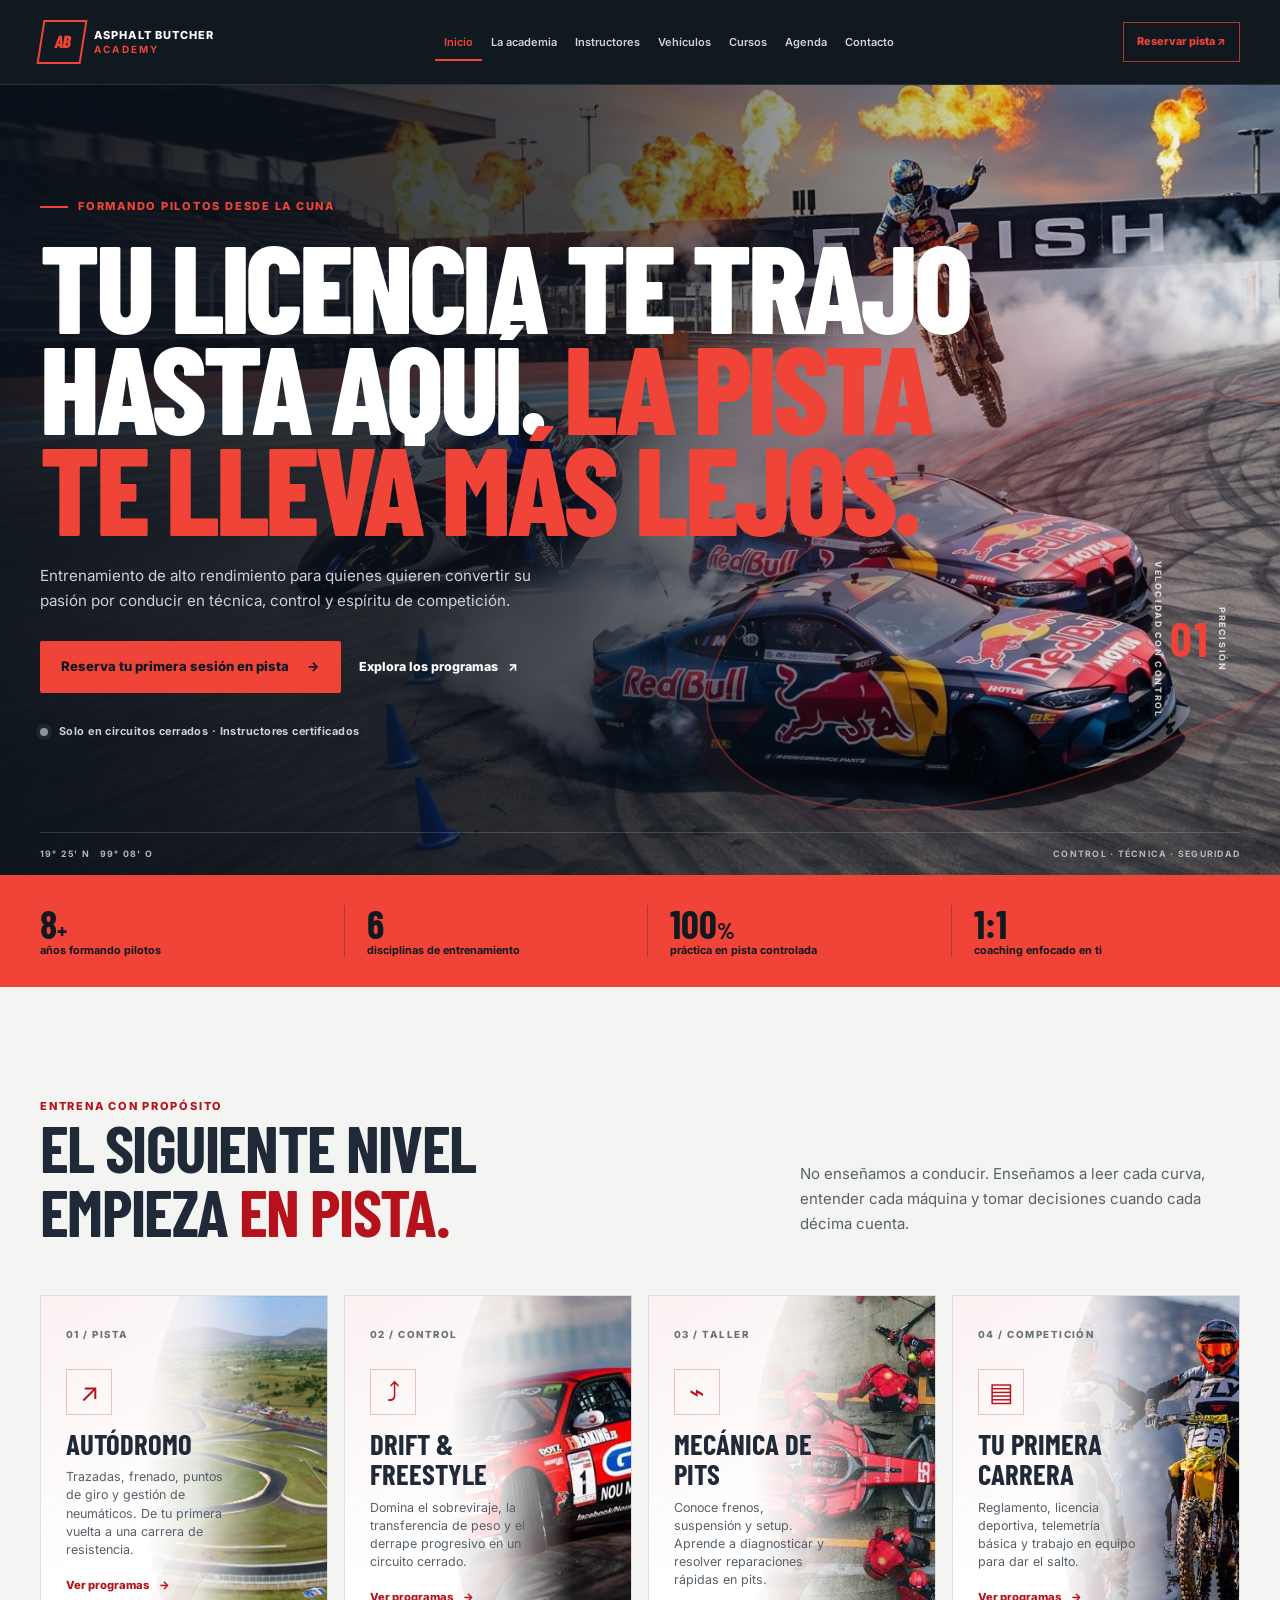
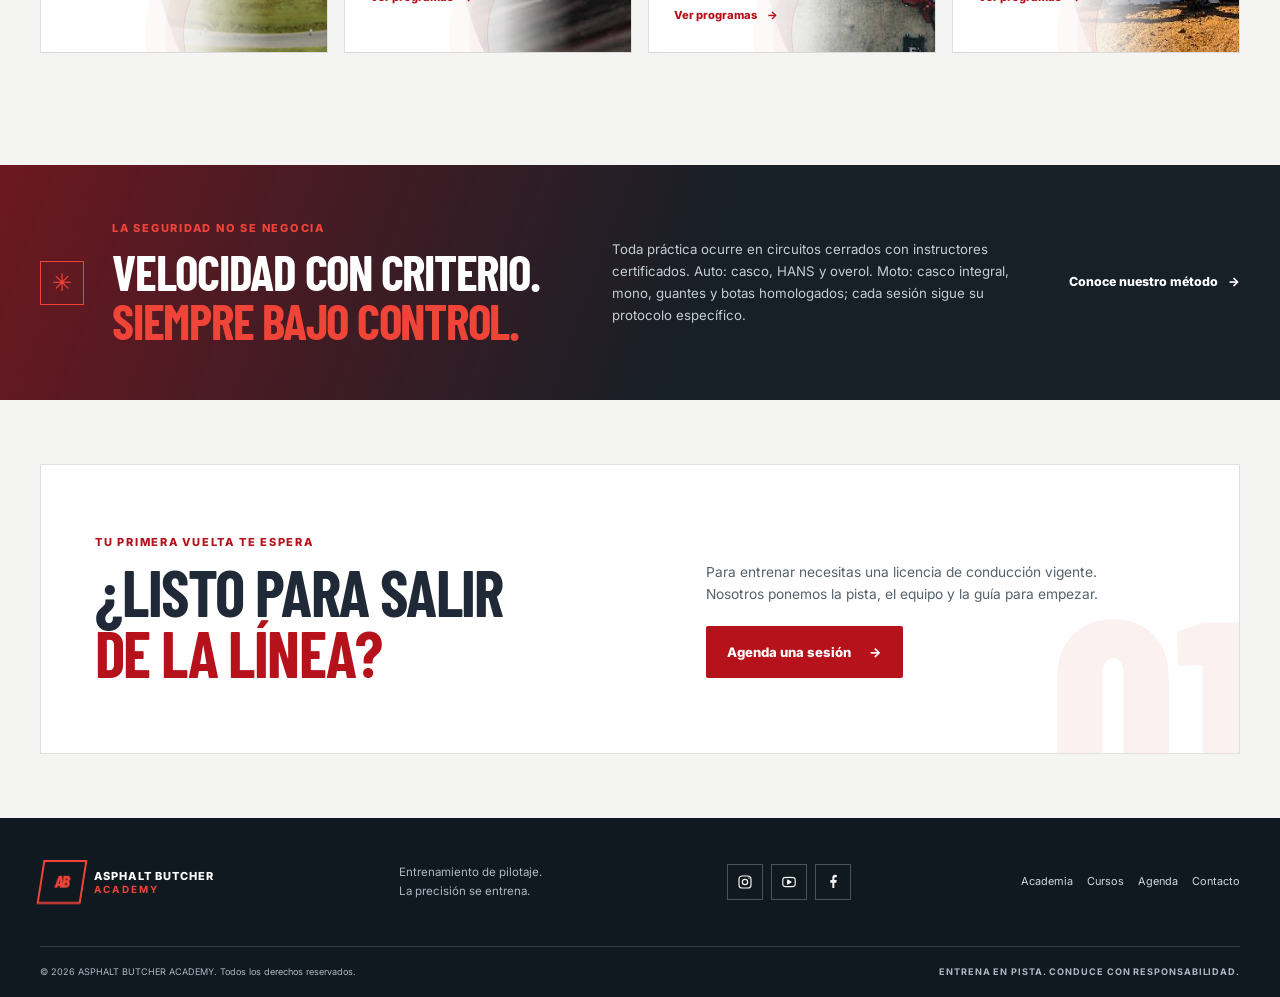
<file: index.html>
<!doctype html>
<html lang="es">
<head>
  <meta charset="utf-8">
  <meta name="viewport" content="width=device-width, initial-scale=1">
  <meta name="description" content="Entrena para pilotar con precisión en ASPHALT BUTCHER ACADEMY: pista, drift, mecánica y preparación para competir, siempre en circuitos controlados.">
  <link rel="icon" type="image/png" sizes="512x512" href="assets/img/aba-favicon.png">
  <link rel="apple-touch-icon" sizes="512x512" href="assets/img/aba-favicon.png">
  <title>ASPHALT BUTCHER ACADEMY | Domina la pista</title>
  <link rel="preconnect" href="https://fonts.googleapis.com">
  <link rel="preconnect" href="https://fonts.gstatic.com" crossorigin>
  <link href="https://fonts.googleapis.com/css2?family=Barlow+Condensed:wght@500;600;700;800&family=Inter:wght@400;500;600;700;800&display=swap" rel="stylesheet">
  <link rel="stylesheet" href="css/styles.css">
</head>
<body>
  <a class="enlace-saltar" href="#contenido">Saltar al contenido</a>
  <!-- Encabezado y navegación principal -->
  <header class="encabezado-sitio">
    <div class="contenedor interior-encabezado">
      <a class="marca" href="index.html" aria-label="ASPHALT BUTCHER ACADEMY, inicio"><span class="insignia-marca" aria-hidden="true">AB</span><span class="nombre-marca">ASPHALT BUTCHER <b>ACADEMY</b></span></a>
      <nav class="navegacion-principal" aria-label="Navegación principal">
        <a href="index.html" aria-current="page">Inicio</a><a href="sobre.html">La academia</a><a href="instructores.html">Instructores</a><a href="vehiculos.html">Vehículos</a><a href="cursos.html">Cursos</a><a href="agenda.html">Agenda</a><a href="contacto.html">Contacto</a>
      </nav>
      <a class="accion-encabezado" href="agenda.html">Reservar pista <span aria-hidden="true">↗</span></a>
    </div>
  </header>
  <main id="contenido" tabindex="-1">
    <!-- Hero principal -->
    <section class="portada portada-inicio">
      <div class="textura-portada" aria-hidden="true"></div>
      <div class="contenedor contenido-portada">
        <p class="sobretitulo"><span class="linea-sobretitulo"></span> FORMANDO PILOTOS DESDE LA CUNA</p>
        <h1>Tu licencia te trajo<br>hasta aquí. <span>La pista<br>te lleva más lejos.</span></h1>
        <p class="texto-portada">Entrenamiento de alto rendimiento para quienes quieren convertir su pasión por conducir en técnica, control y espíritu de competición.</p>
        <div class="acciones-portada"><a class="boton boton-principal" href="agenda.html">Reserva tu primera sesión en pista <span aria-hidden="true">→</span></a><a class="enlace-texto" href="cursos.html">Explora los programas <span aria-hidden="true">↗</span></a></div>
        <p class="nota-portada"><span class="punto-estado"></span> Solo en circuitos cerrados · Instructores certificados</p>
      </div>
      <div class="sello-portada" aria-hidden="true"><span>PRECISIÓN</span><b>01</b><span>VELOCIDAD CON CONTROL</span></div>
      <div class="pie-portada contenedor" aria-hidden="true"><span>19° 25' N &nbsp; 99° 08' O</span><span>CONTROL · TÉCNICA · SEGURIDAD</span></div>
    </section>
    <!-- Cifras de la academia -->
    <section class="franja-estadisticas" aria-label="Asphalt Butcher en cifras">
      <div class="contenedor cuadricula-estadisticas"><p><strong>8<span>+</span></strong><span>años formando pilotos</span></p><p><strong>6</strong><span>disciplinas de entrenamiento</span></p><p><strong>100<span>%</span></strong><span>práctica en pista controlada</span></p><p><strong>1:1</strong><span>coaching enfocado en ti</span></p></div>
    </section>
    <!-- Servicios destacados -->
    <section class="seccion seccion-clara" aria-labelledby="disciplinas-titulo">
      <div class="contenedor">
        <div class="encabezado-seccion"><div><p class="sobretitulo sobretitulo-oscuro">ENTRENA CON PROPÓSITO</p><h2 id="disciplinas-titulo">El siguiente nivel<br>empieza <span>en pista.</span></h2></div><p class="introduccion-seccion">No enseñamos a conducir. Enseñamos a leer cada curva, entender cada máquina y tomar decisiones cuando cada décima cuenta.</p></div>
        <div class="cuadricula-disciplinas">
          <article class="tarjeta-disciplina tarjeta-disciplina-pista"><span class="indice-tarjeta">01 / PISTA</span><div class="icono-tarjeta" aria-hidden="true">↗</div><h3>Autódromo</h3><p>Trazadas, frenado, puntos de giro y gestión de neumáticos. De tu primera vuelta a una carrera de resistencia.</p><a class="enlace-flecha" href="cursos.html">Ver programas <span aria-hidden="true">→</span></a><img class="imagen-disciplina" src="assets/img/disciplina-autodromo.jpg" alt="" loading="lazy" decoding="async"></article>
          <article class="tarjeta-disciplina tarjeta-disciplina-derrape"><span class="indice-tarjeta">02 / CONTROL</span><div class="icono-tarjeta" aria-hidden="true">⤴</div><h3>Drift &amp; freestyle</h3><p>Domina el sobreviraje, la transferencia de peso y el derrape progresivo en un circuito cerrado.</p><a class="enlace-flecha" href="cursos.html">Ver programas <span aria-hidden="true">→</span></a><img class="imagen-disciplina" src="assets/img/disciplina-drift.jpeg" alt="" loading="lazy" decoding="async"></article>
          <article class="tarjeta-disciplina tarjeta-disciplina-taller"><span class="indice-tarjeta">03 / TALLER</span><div class="icono-tarjeta" aria-hidden="true">⌁</div><h3>Mecánica de pits</h3><p>Conoce frenos, suspensión y setup. Aprende a diagnosticar y resolver reparaciones rápidas en pits.</p><a class="enlace-flecha" href="cursos.html">Ver programas <span aria-hidden="true">→</span></a><img class="imagen-disciplina" src="assets/img/disciplina-pits.jpeg" alt="" loading="lazy" decoding="async"></article>
          <article class="tarjeta-disciplina tarjeta-disciplina-carrera"><span class="indice-tarjeta">04 / COMPETICIÓN</span><div class="icono-tarjeta" aria-hidden="true">▤</div><h3>Tu primera carrera</h3><p>Reglamento, licencia deportiva, telemetría básica y trabajo en equipo para dar el salto.</p><a class="enlace-flecha" href="cursos.html">Ver programas <span aria-hidden="true">→</span></a><img class="imagen-disciplina" src="assets/img/disciplina-carrera.png" alt="" loading="lazy" decoding="async"></article>
        </div>
      </div>
    </section>
    <!-- Seguridad y método -->
    <section class="franja-seguridad">
      <div class="contenedor interior-seguridad"><div class="simbolo-seguridad" aria-hidden="true">✳</div><div><p class="sobretitulo">LA SEGURIDAD NO SE NEGOCIA</p><h2>Velocidad con criterio.<br><span>Siempre bajo control.</span></h2></div><p>Toda práctica ocurre en circuitos cerrados con instructores certificados. Auto: casco, HANS y overol. Moto: casco integral, mono, guantes y botas homologados; cada sesión sigue su protocolo específico.</p><a class="enlace-texto enlace-texto-claro" href="sobre.html">Conoce nuestro método <span aria-hidden="true">→</span></a></div>
    </section>
    <!-- Llamada a la acción -->
    <section class="seccion seccion-clara seccion-llamada"><div class="contenedor panel-llamada"><div><p class="sobretitulo sobretitulo-oscuro">TU PRIMERA VUELTA TE ESPERA</p><h2>¿Listo para salir<br><span>de la línea?</span></h2></div><div><p>Para entrenar necesitas una licencia de conducción vigente. Nosotros ponemos la pista, el equipo y la guía para empezar.</p><a class="boton boton-oscuro" href="agenda.html">Agenda una sesión <span aria-hidden="true">→</span></a></div><span class="numero-llamada" aria-hidden="true">01</span></div></section>
  </main>
  <!-- Pie de página compartido -->
  <footer class="pie-sitio"><div class="contenedor pie-principal"><a class="marca marca-pie" href="index.html"><span class="insignia-marca" aria-hidden="true">AB</span><span class="nombre-marca">ASPHALT BUTCHER <b>ACADEMY</b></span></a><p>Entrenamiento de pilotaje.<br>La precisión se entrena.</p><div class="redes-pie"><a href="https://www.instagram.com/" aria-label="Instagram de ASPHALT BUTCHER ACADEMY"><img src="assets/iconos/instagram.svg" alt=""></a><a href="https://www.youtube.com/" aria-label="YouTube de ASPHALT BUTCHER ACADEMY"><img src="assets/iconos/youtube.svg" alt=""></a><a href="https://www.facebook.com/" aria-label="Facebook de ASPHALT BUTCHER ACADEMY"><img src="assets/iconos/facebook.svg" alt=""></a></div><nav class="navegacion-pie" aria-label="Navegación del pie de página"><a href="sobre.html">Academia</a><a href="cursos.html">Cursos</a><a href="agenda.html">Agenda</a><a href="contacto.html">Contacto</a></nav></div><div class="contenedor pie-final"><span>© 2026 ASPHALT BUTCHER ACADEMY. Todos los derechos reservados.</span><span>ENTRENA EN PISTA. CONDUCE CON RESPONSABILIDAD.</span></div></footer>
</body>
</html>
</file>
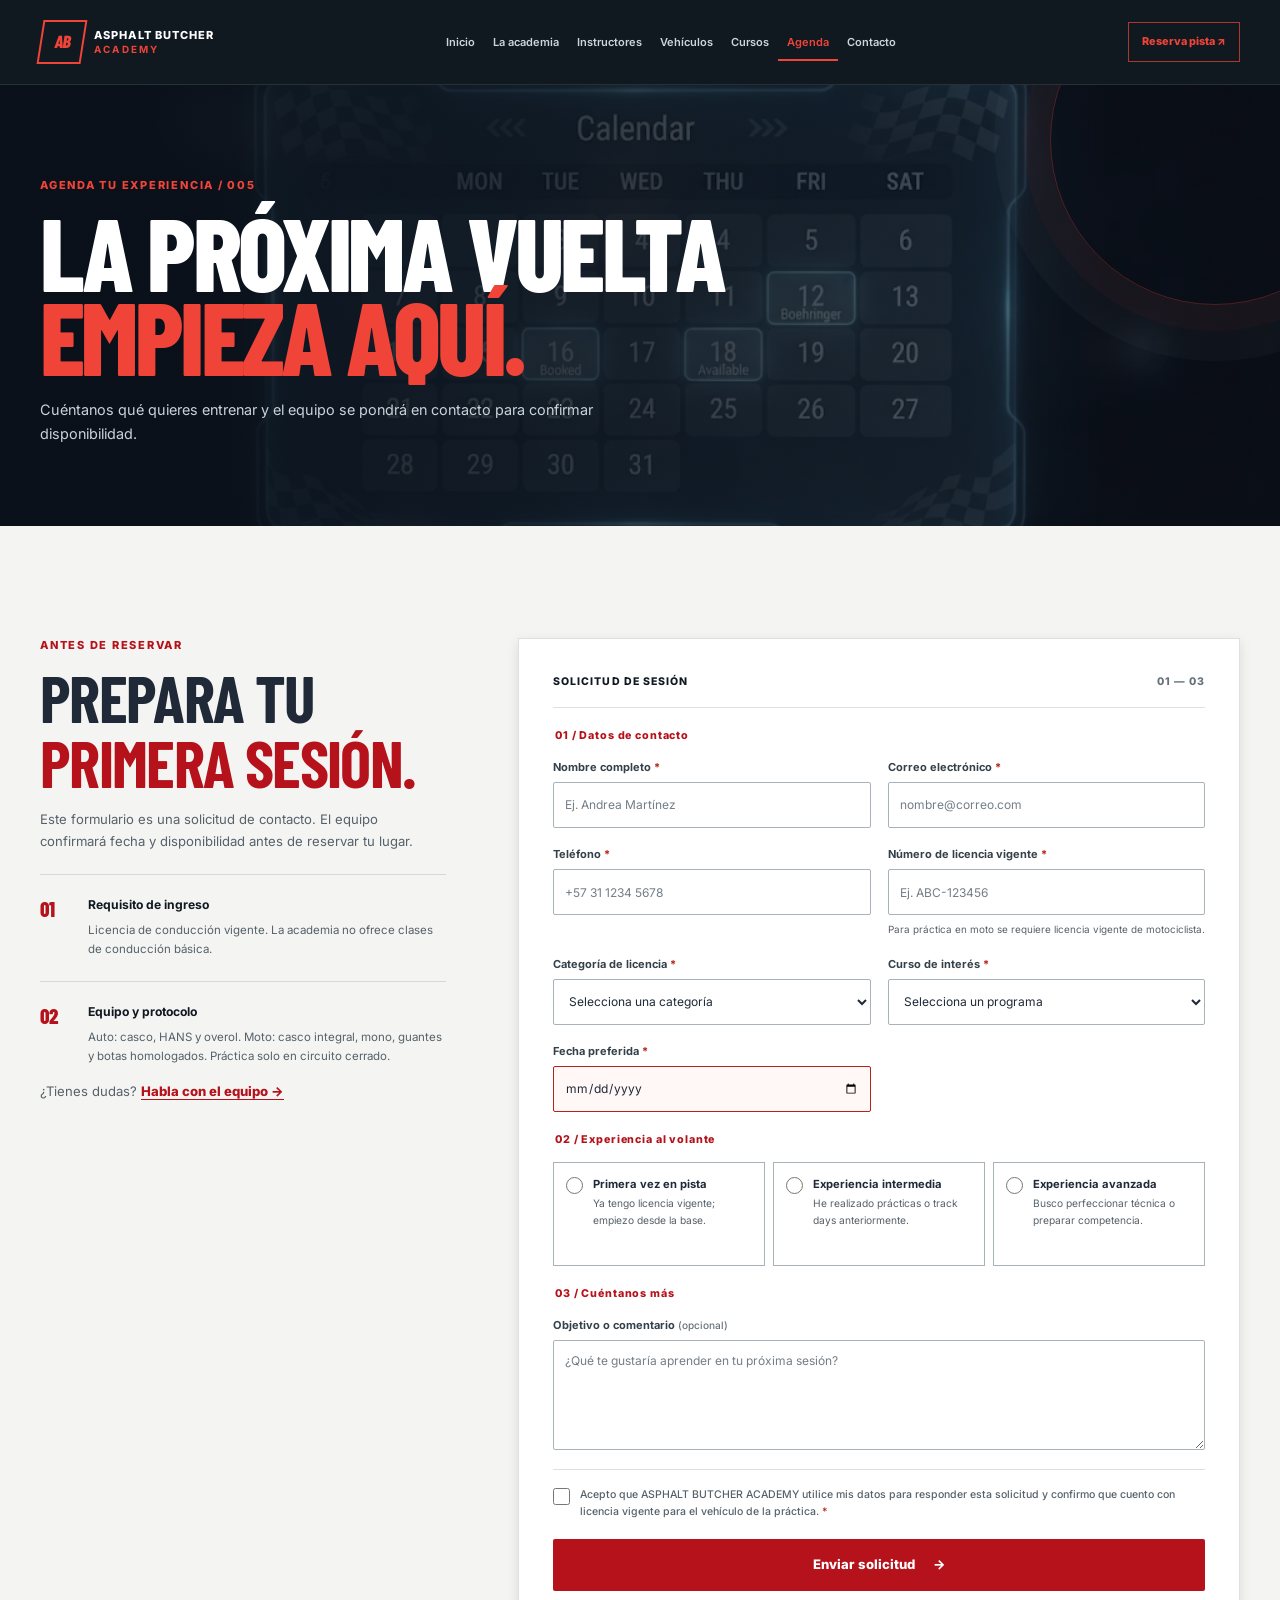
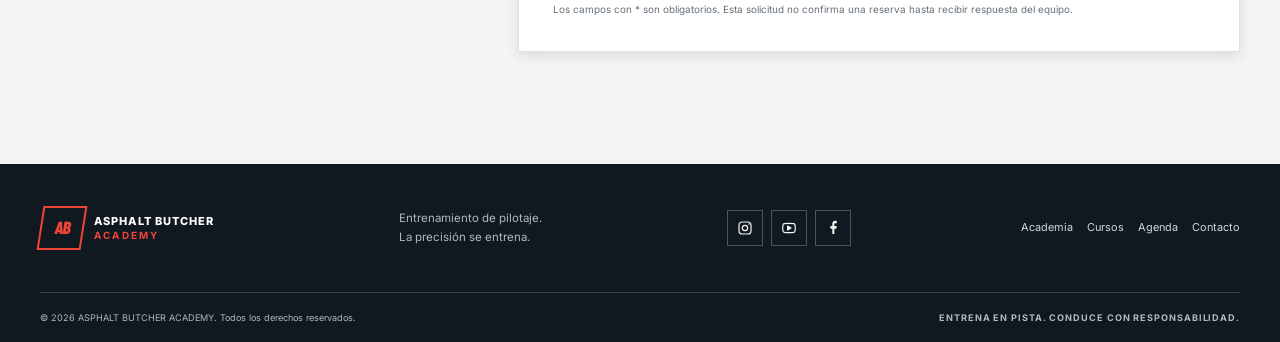
<file: agenda.html>
<!doctype html>
<html lang="es">
<head>
  <meta charset="utf-8"><meta name="viewport" content="width=device-width, initial-scale=1">
  <meta name="description" content="Solicita una sesión de pilotaje en pista en ASPHALT BUTCHER ACADEMY. Se requiere licencia de conducción vigente.">
  <link rel="icon" type="image/png" sizes="512x512" href="assets/img/aba-favicon.png">
  <link rel="apple-touch-icon" sizes="512x512" href="assets/img/aba-favicon.png">
  <title>Agenda tu sesión | ASPHALT BUTCHER ACADEMY</title>
  <link rel="preconnect" href="https://fonts.googleapis.com"><link rel="preconnect" href="https://fonts.gstatic.com" crossorigin>
  <link href="https://fonts.googleapis.com/css2?family=Barlow+Condensed:wght@500;600;700;800&family=Inter:wght@400;500;600;700;800&display=swap" rel="stylesheet"><link rel="stylesheet" href="css/styles.css">
</head>
<body>
  <a class="skip-link" href="#contenido">Saltar al contenido</a>
  <!-- Encabezado y navegación principal -->
  <header class="site-header"><div class="container header-inner"><a class="brand" href="index.html" aria-label="ASPHALT BUTCHER ACADEMY, inicio"><span class="brand-mark" aria-hidden="true">AB</span><span class="brand-name">ASPHALT BUTCHER <b>ACADEMY</b></span></a><nav class="main-nav" aria-label="Navegación principal"><a href="index.html">Inicio</a><a href="sobre.html">La academia</a><a href="instructores.html">Instructores</a><a href="vehiculos.html">Vehículos</a><a href="cursos.html">Cursos</a><a href="agenda.html" aria-current="page">Agenda</a><a href="contacto.html">Contacto</a></nav><a class="header-cta" href="agenda.html">Reserva pista <span aria-hidden="true">↗</span></a></div></header>
  <main id="contenido" tabindex="-1">
    <!-- Cabecera de página -->
    <section class="page-hero page-hero-booking"><div class="container"><p class="eyebrow">AGENDA TU EXPERIENCIA / 005</p><h1>La próxima vuelta<br><span>empieza aquí.</span></h1><p>Cuéntanos qué quieres entrenar y el equipo se pondrá en contacto para confirmar disponibilidad.</p></div></section>
    <!-- Formulario de solicitud -->
    <section class="section section-light"><div class="container booking-layout"><aside class="booking-aside"><p class="eyebrow eyebrow-dark">ANTES DE RESERVAR</p><h2>Prepara tu<br><span>primera sesión.</span></h2><p>Este formulario es una solicitud de contacto. El equipo confirmará fecha y disponibilidad antes de reservar tu lugar.</p><div class="booking-requirement"><span aria-hidden="true">01</span><div><strong>Requisito de ingreso</strong><p>Licencia de conducción vigente. La academia no ofrece clases de conducción básica.</p></div></div>    <div class="booking-requirement"><span aria-hidden="true">02</span><div><strong>Equipo y protocolo</strong><p>Auto: casco, HANS y overol. Moto: casco integral, mono, guantes y botas homologados. Práctica solo en circuito cerrado.</p></div></div><p class="booking-contact">¿Tienes dudas? <a href="contacto.html">Habla con el equipo →</a></p></aside>
      <form class="booking-form" action="#" method="get">
        <p class="form-heading">SOLICITUD DE SESIÓN <span>01 — 03</span></p>
        <fieldset><legend>01 / Datos de contacto</legend><div class="form-grid">
          <div class="form-field"><label for="nombre">Nombre completo <span aria-hidden="true">*</span></label><input id="nombre" name="nombre" type="text" autocomplete="name" placeholder="Ej. Andrea Martínez" minlength="3" required></div>
          <div class="form-field"><label for="correo">Correo electrónico <span aria-hidden="true">*</span></label><input id="correo" name="correo" type="email" autocomplete="email" placeholder="nombre@correo.com" required></div>
          <div class="form-field"><label for="telefono">Teléfono <span aria-hidden="true">*</span></label><input id="telefono" name="telefono" type="tel" autocomplete="tel" placeholder="+57 31 1234 5678" pattern="[\+]?[0-9\s()-]{8,20}" minlength="8" required></div>
          <div class="form-field"><label for="licencia">Número de licencia vigente <span aria-hidden="true">*</span></label><input id="licencia" name="licencia" type="text" placeholder="Ej. ABC-123456" pattern="[A-Za-z0-9-]{5,20}" minlength="5" required><small class="field-hint">Para práctica en moto se requiere licencia vigente de motociclista.</small></div>
          <div class="form-field"><label for="categoria">Categoría de licencia <span aria-hidden="true">*</span></label><select id="categoria" name="categoria" required><option value="" selected disabled>Selecciona una categoría</option><option value="automovilista">Automovilista</option><option value="motociclista">Motociclista</option><option value="ambas">Automovilista y motociclista</option><option value="otra">Otra licencia vigente</option></select></div>
          <div class="form-field"><label for="curso">Curso de interés <span aria-hidden="true">*</span></label><select id="curso" name="curso" required><option value="" selected disabled>Selecciona un programa</option><option value="fundamentos">Fundamentos de Pista</option><option value="autodromo">Autódromo Avanzado</option><option value="drift">Drift y Freestyle</option><option value="moto">Moto de Competencia</option><option value="mecanica">Mecánica y Reparación Rápida</option><option value="competencia">Programa de Piloto de Competencia</option></select></div>
          <div class="form-field"><label for="fecha">Fecha preferida <span aria-hidden="true">*</span></label><input id="fecha" name="fecha" type="date" required></div>
        </div></fieldset>
        <fieldset class="experience-fieldset"><legend>02 / Experiencia al volante</legend><div class="radio-options"><label class="choice-card" for="experiencia-inicial"><input id="experiencia-inicial" type="radio" name="experiencia" value="inicial" required><span><strong>Primera vez en pista</strong><small>Ya tengo licencia vigente; empiezo desde la base.</small></span></label><label class="choice-card" for="experiencia-intermedia"><input id="experiencia-intermedia" type="radio" name="experiencia" value="intermedia"><span><strong>Experiencia intermedia</strong><small>He realizado prácticas o track days anteriormente.</small></span></label><label class="choice-card" for="experiencia-avanzada"><input id="experiencia-avanzada" type="radio" name="experiencia" value="avanzada"><span><strong>Experiencia avanzada</strong><small>Busco perfeccionar técnica o preparar competencia.</small></span></label></div></fieldset>
        <fieldset><legend>03 / Cuéntanos más</legend><div class="form-field"><label for="mensaje">Objetivo o comentario <span class="optional">(opcional)</span></label><textarea id="mensaje" name="mensaje" rows="4" placeholder="¿Qué te gustaría aprender en tu próxima sesión?"></textarea></div></fieldset>
        <div class="terms-row"><input id="terminos" name="terminos" type="checkbox" required><label for="terminos">Acepto que ASPHALT BUTCHER ACADEMY utilice mis datos para responder esta solicitud y confirmo que cuento con licencia vigente para el vehículo de la práctica. <span aria-hidden="true">*</span></label></div>
        <button class="button button-dark form-submit" type="submit">Enviar solicitud <span aria-hidden="true">→</span></button><p class="form-footnote">Los campos con * son obligatorios. Esta solicitud no confirma una reserva hasta recibir respuesta del equipo.</p>
      </form>
    </div></section>
  </main>
  <!-- Pie de página compartido -->
  <footer class="site-footer"><div class="container footer-main"><a class="brand brand-footer" href="index.html"><span class="brand-mark" aria-hidden="true">AB</span><span class="brand-name">ASPHALT BUTCHER <b>ACADEMY</b></span></a><p>Entrenamiento de pilotaje.<br>La precisión se entrena.</p><div class="footer-social"><a href="https://www.instagram.com/" aria-label="Instagram de ASPHALT BUTCHER ACADEMY"><img src="assets/iconos/instagram.svg" alt=""></a><a href="https://www.youtube.com/" aria-label="YouTube de ASPHALT BUTCHER ACADEMY"><img src="assets/iconos/youtube.svg" alt=""></a><a href="https://www.facebook.com/" aria-label="Facebook de ASPHALT BUTCHER ACADEMY"><img src="assets/iconos/facebook.svg" alt=""></a></div><nav class="footer-nav" aria-label="Navegación del pie de página"><a href="sobre.html">Academia</a><a href="cursos.html">Cursos</a><a href="agenda.html">Agenda</a><a href="contacto.html">Contacto</a></nav></div><div class="container footer-bottom"><span>© 2026 ASPHALT BUTCHER ACADEMY. Todos los derechos reservados.</span><span>ENTRENA EN PISTA. CONDUCE CON RESPONSABILIDAD.</span></div></footer>
</body>
</html>
</file>
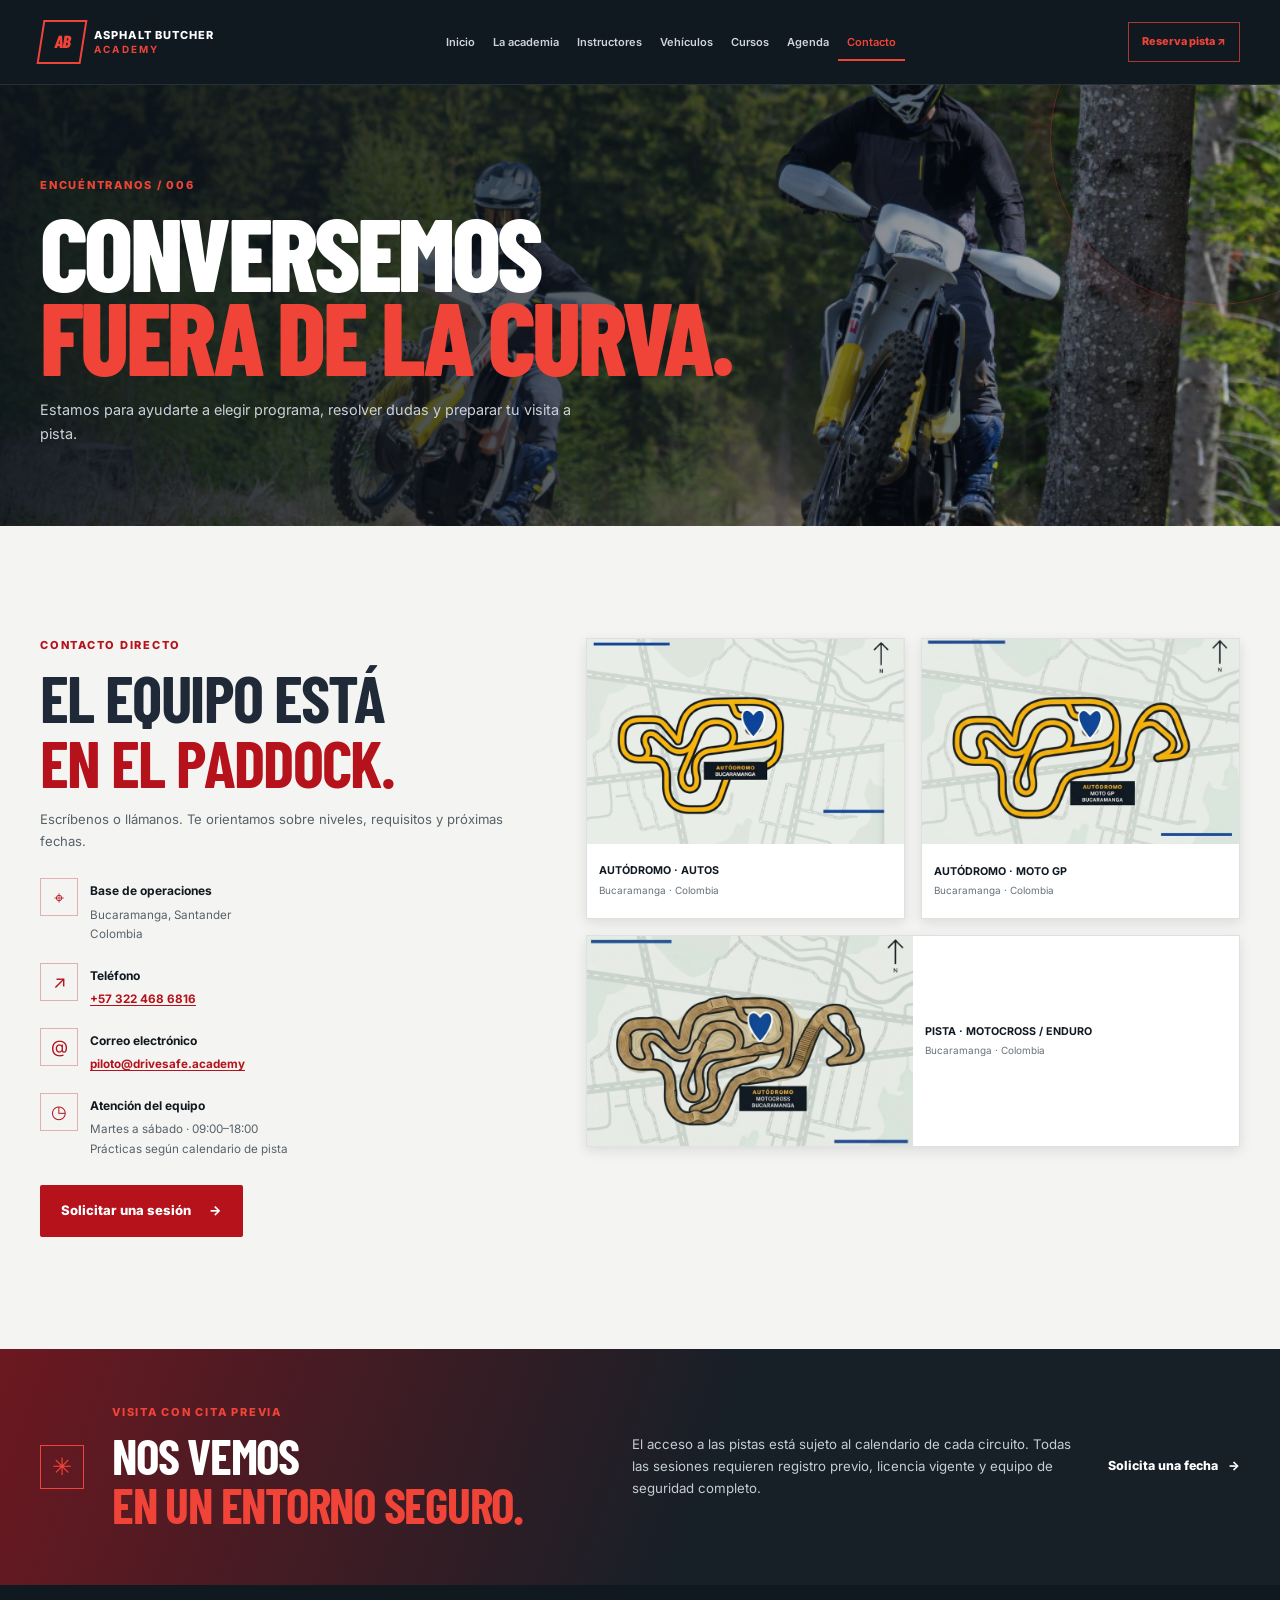
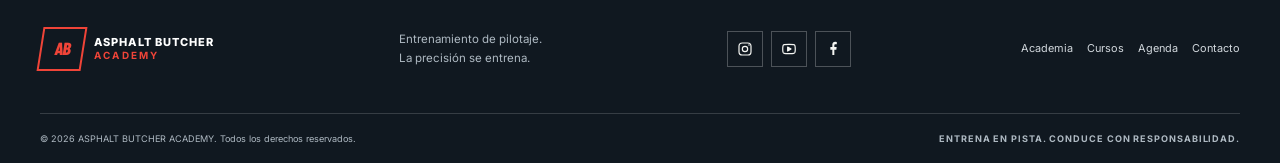
<file: contacto.html>
<!doctype html>
<html lang="es">
<head>
  <meta charset="utf-8"><meta name="viewport" content="width=device-width, initial-scale=1">
  <meta name="description" content="Contacta con ASPHALT BUTCHER ACADEMY para conocer horarios, ubicación, programas de pilotaje y disponibilidad de sesiones en pista.">
  <link rel="icon" type="image/png" sizes="512x512" href="assets/img/aba-favicon.png">
  <link rel="apple-touch-icon" sizes="512x512" href="assets/img/aba-favicon.png">
  <title>Contacto | ASPHALT BUTCHER ACADEMY</title>
  <link rel="preconnect" href="https://fonts.googleapis.com"><link rel="preconnect" href="https://fonts.gstatic.com" crossorigin>
  <link href="https://fonts.googleapis.com/css2?family=Barlow+Condensed:wght@500;600;700;800&family=Inter:wght@400;500;600;700;800&display=swap" rel="stylesheet"><link rel="stylesheet" href="css/styles.css">
</head>
<body>
  <a class="enlace-saltar" href="#contenido">Saltar al contenido</a>
  <!-- Encabezado y navegación principal -->
  <header class="encabezado-sitio"><div class="contenedor interior-encabezado"><a class="marca" href="index.html" aria-label="ASPHALT BUTCHER ACADEMY, inicio"><span class="insignia-marca" aria-hidden="true">AB</span><span class="nombre-marca">ASPHALT BUTCHER <b>ACADEMY</b></span></a><nav class="navegacion-principal" aria-label="Navegación principal"><a href="index.html">Inicio</a><a href="sobre.html">La academia</a><a href="instructores.html">Instructores</a><a href="vehiculos.html">Vehículos</a><a href="cursos.html">Cursos</a><a href="agenda.html">Agenda</a><a href="contacto.html" aria-current="page">Contacto</a></nav><a class="accion-encabezado" href="agenda.html">Reserva pista <span aria-hidden="true">↗</span></a></div></header>
  <main id="contenido" tabindex="-1">
    <!-- Cabecera de página -->
    <section class="encabezado-pagina encabezado-contacto"><div class="contenedor"><p class="sobretitulo">ENCUÉNTRANOS / 006</p><h1>Conversemos<br><span>fuera de la curva.</span></h1><p>Estamos para ayudarte a elegir programa, resolver dudas y preparar tu visita a pista.</p></div></section>
    <!-- Información y mapa -->
    <section class="seccion seccion-clara"><div class="contenedor disposicion-contacto"><section class="detalles-contacto" aria-labelledby="contact-title"><p class="sobretitulo sobretitulo-oscuro">CONTACTO DIRECTO</p><h2 id="contact-title">El equipo está<br><span>en el paddock.</span></h2><p class="introduccion-contacto">Escríbenos o llámanos. Te orientamos sobre niveles, requisitos y próximas fechas.</p><address>
      <div class="elemento-contacto"><span class="icono-contacto" aria-hidden="true">⌖</span><div><strong>Base de operaciones</strong><p>Bucaramanga, Santander<br>Colombia</p></div></div>
      <div class="elemento-contacto"><span class="icono-contacto" aria-hidden="true">↗</span><div><strong>Teléfono</strong><p><a href="tel:+573224686816">+57 322 468 6816</a></p></div></div>
      <div class="elemento-contacto"><span class="icono-contacto" aria-hidden="true">@</span><div><strong>Correo electrónico</strong><p><a href="mailto:piloto@drivesafe.academy">piloto@drivesafe.academy</a></p></div></div>
      <div class="elemento-contacto"><span class="icono-contacto" aria-hidden="true">◷</span><div><strong>Atención del equipo</strong><p>Martes a sábado · 09:00–18:00<br>Prácticas según calendario de pista</p></div></div>
    </address><a class="boton boton-oscuro" href="agenda.html">Solicitar una sesión <span aria-hidden="true">→</span></a></section>
    <div class="galeria-mapas" role="group" aria-label="Pistas de Asphalt Butcher en Bucaramanga">
      <article class="tarjeta-mapa"><img src="assets/img/mapa-bucaramanga-autos.png" alt="Plano ilustrado del autódromo para autos en Bucaramanga"><div class="leyenda-mapa"><span><strong>AUTÓDROMO · AUTOS</strong><small>Bucaramanga · Colombia</small></span></div></article>
      <article class="tarjeta-mapa"><img src="assets/img/mapa-bucaramanga-motogp.png" alt="Plano ilustrado de la pista MotoGP en Bucaramanga"><div class="leyenda-mapa"><span><strong>AUTÓDROMO · MOTO GP</strong><small>Bucaramanga · Colombia</small></span></div></article>
      <article class="tarjeta-mapa"><img src="assets/img/mapa-bucaramanga-enduro.png" alt="Plano ilustrado del circuito de motocross y enduro en Bucaramanga"><div class="leyenda-mapa"><span><strong>PISTA · MOTOCROSS / ENDURO</strong><small>Bucaramanga · Colombia</small></span></div></article>
    </div></div></section>
    <!-- Nota de visita -->
    <section class="franja-seguridad"><div class="contenedor interior-seguridad"><div class="simbolo-seguridad" aria-hidden="true">✳</div><div><p class="sobretitulo">VISITA CON CITA PREVIA</p><h2>Nos vemos<br><span>en un entorno seguro.</span></h2></div><p>El acceso a las pistas está sujeto al calendario de cada circuito. Todas las sesiones requieren registro previo, licencia vigente y equipo de seguridad completo.</p><a class="enlace-texto enlace-texto-claro" href="agenda.html">Solicita una fecha <span aria-hidden="true">→</span></a></div></section>
  </main>
  <!-- Pie de página compartido -->
  <footer class="pie-sitio"><div class="contenedor pie-principal"><a class="marca marca-pie" href="index.html"><span class="insignia-marca" aria-hidden="true">AB</span><span class="nombre-marca">ASPHALT BUTCHER <b>ACADEMY</b></span></a><p>Entrenamiento de pilotaje.<br>La precisión se entrena.</p><div class="redes-pie"><a href="https://www.instagram.com/" aria-label="Instagram de ASPHALT BUTCHER ACADEMY"><img src="assets/iconos/instagram.svg" alt=""></a><a href="https://www.youtube.com/" aria-label="YouTube de ASPHALT BUTCHER ACADEMY"><img src="assets/iconos/youtube.svg" alt=""></a><a href="https://www.facebook.com/" aria-label="Facebook de ASPHALT BUTCHER ACADEMY"><img src="assets/iconos/facebook.svg" alt=""></a></div><nav class="navegacion-pie" aria-label="Navegación del pie de página"><a href="sobre.html">Academia</a><a href="cursos.html">Cursos</a><a href="agenda.html">Agenda</a><a href="contacto.html">Contacto</a></nav></div><div class="contenedor pie-final"><span>© 2026 ASPHALT BUTCHER ACADEMY. Todos los derechos reservados.</span><span>ENTRENA EN PISTA. CONDUCE CON RESPONSABILIDAD.</span></div></footer>
</body>
</html>
</file>
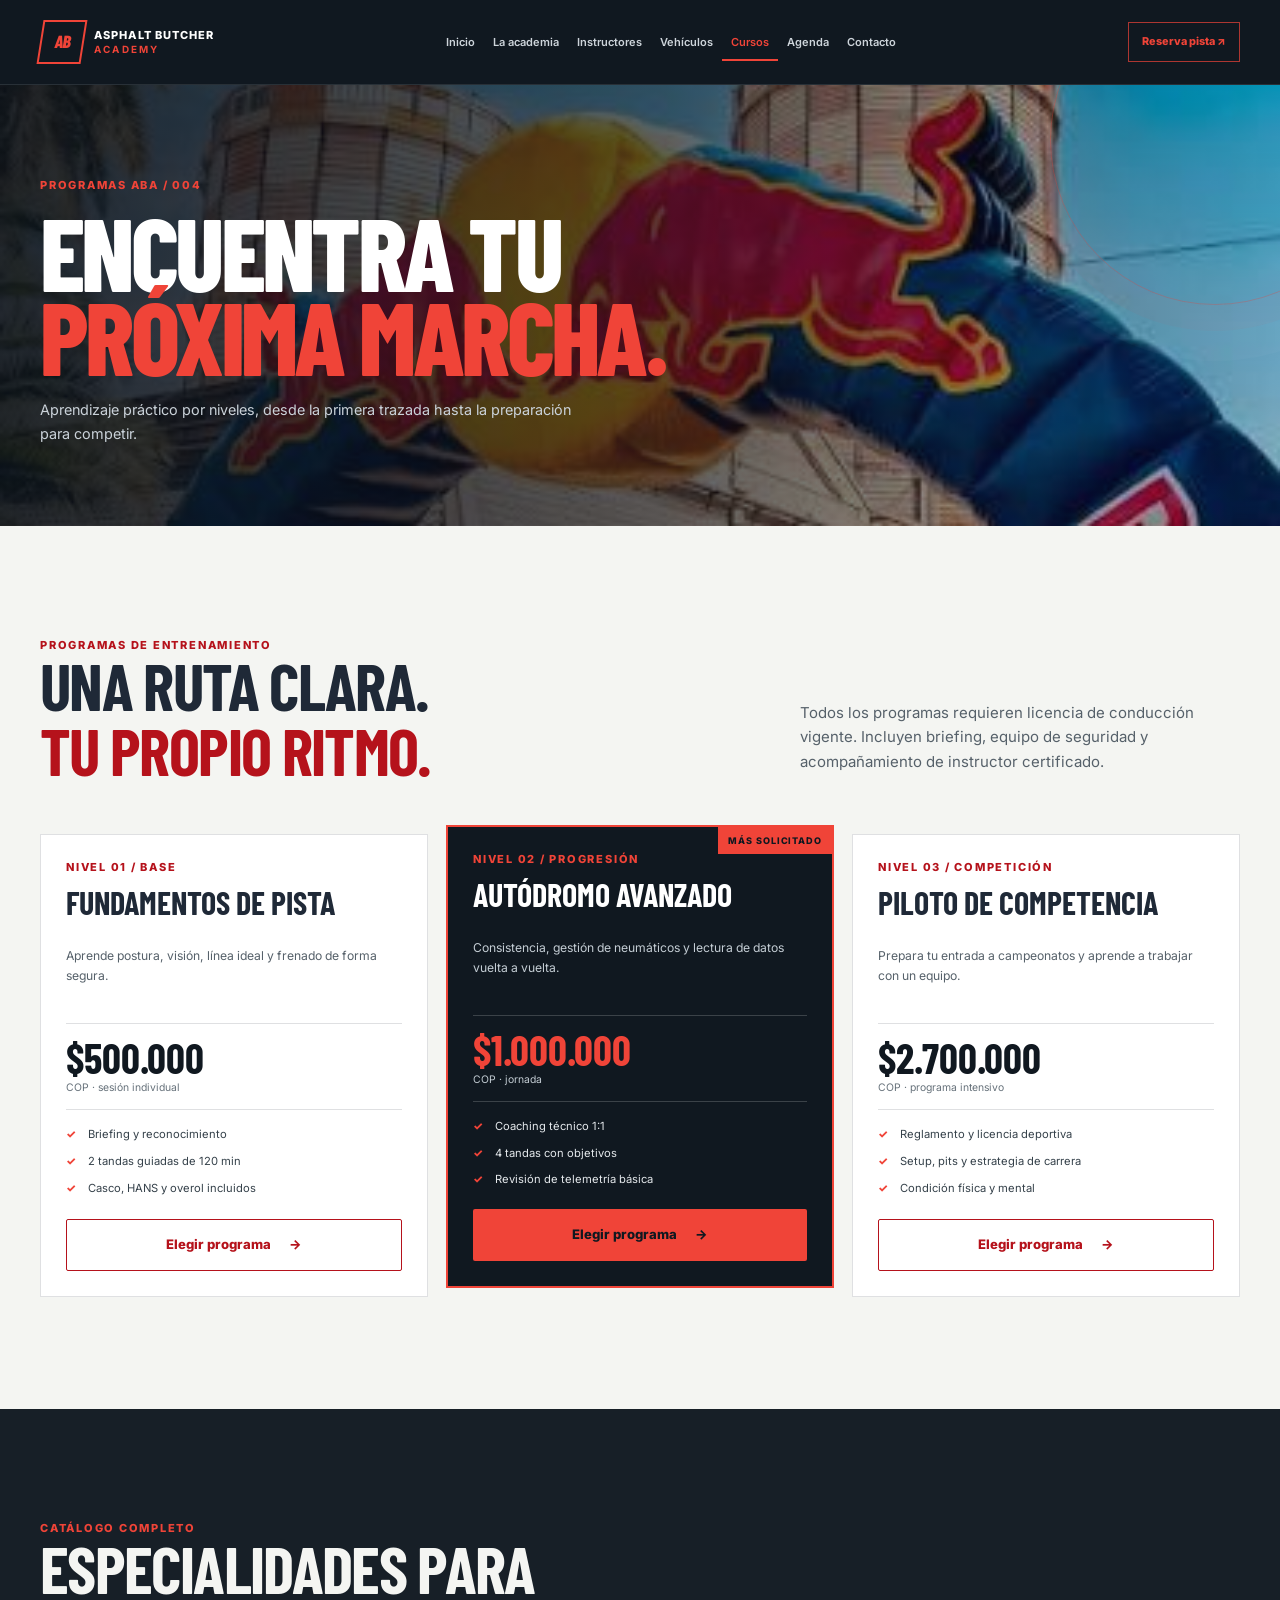
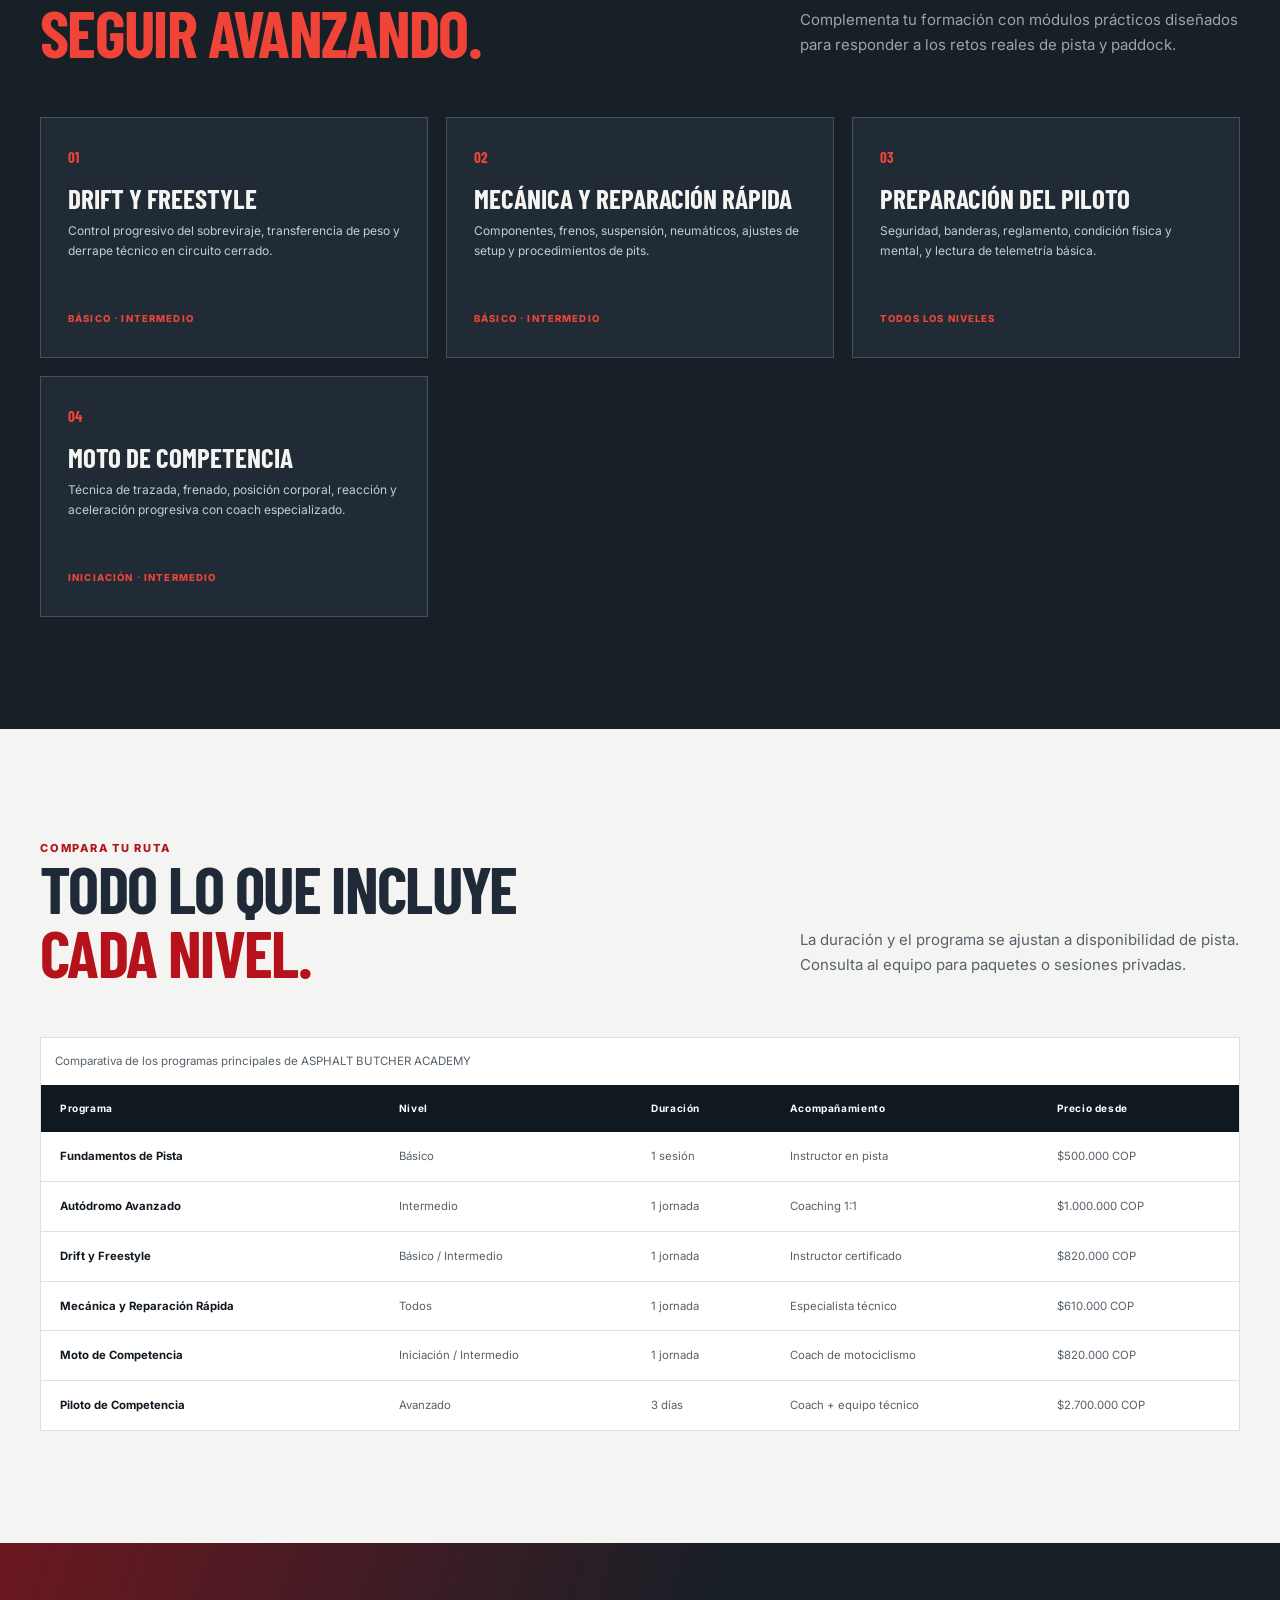
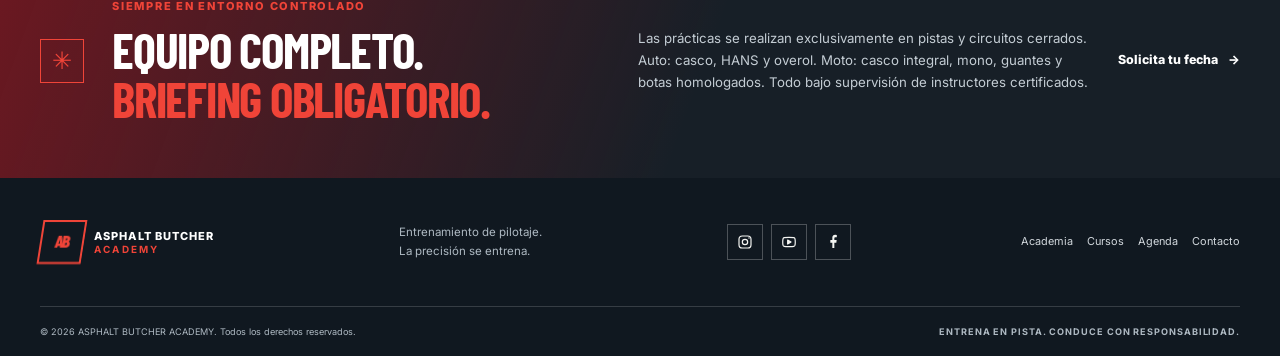
<file: cursos.html>
<!doctype html>
<html lang="es">
<head>
  <meta charset="utf-8"><meta name="viewport" content="width=device-width, initial-scale=1">
  <meta name="description" content="Consulta los niveles, cursos y precios de ASPHALT BUTCHER ACADEMY: pista, drift, mecánica rápida y preparación para competir.">
  <link rel="icon" type="image/png" sizes="512x512" href="assets/img/aba-favicon.png">
  <link rel="apple-touch-icon" sizes="512x512" href="assets/img/aba-favicon.png">
  <title>Cursos y precios | ASPHALT BUTCHER ACADEMY</title>
  <link rel="preconnect" href="https://fonts.googleapis.com"><link rel="preconnect" href="https://fonts.gstatic.com" crossorigin>
  <link href="https://fonts.googleapis.com/css2?family=Barlow+Condensed:wght@500;600;700;800&family=Inter:wght@400;500;600;700;800&display=swap" rel="stylesheet"><link rel="stylesheet" href="css/styles.css">
</head>
<body>
  <a class="skip-link" href="#contenido">Saltar al contenido</a>
  <!-- Encabezado y navegación principal -->
  <header class="site-header"><div class="container header-inner"><a class="brand" href="index.html" aria-label="ASPHALT BUTCHER ACADEMY, inicio"><span class="brand-mark" aria-hidden="true">AB</span><span class="brand-name">ASPHALT BUTCHER <b>ACADEMY</b></span></a><nav class="main-nav" aria-label="Navegación principal"><a href="index.html">Inicio</a><a href="sobre.html">La academia</a><a href="instructores.html">Instructores</a><a href="vehiculos.html">Vehículos</a><a href="cursos.html" aria-current="page">Cursos</a><a href="agenda.html">Agenda</a><a href="contacto.html">Contacto</a></nav><a class="header-cta" href="agenda.html">Reserva pista <span aria-hidden="true">↗</span></a></div></header>
  <main id="contenido" tabindex="-1">
    <!-- Cabecera de página -->
    <section class="page-hero page-hero-courses"><div class="container"><p class="eyebrow">PROGRAMAS ABA / 004</p><h1>Encuentra tu<br><span>próxima marcha.</span></h1><p>Aprendizaje práctico por niveles, desde la primera trazada hasta la preparación para competir.</p></div></section>
    <!-- Niveles y precios -->
    <section class="section section-light"><div class="container"><div class="section-heading"><div><p class="eyebrow eyebrow-dark">PROGRAMAS DE ENTRENAMIENTO</p><h2>Una ruta clara.<br><span>Tu propio ritmo.</span></h2></div><p class="section-intro">Todos los programas requieren licencia de conducción vigente. Incluyen briefing, equipo de seguridad y acompañamiento de instructor certificado.</p></div>
      <div class="course-card-grid">
        <article class="course-card"><p class="eyebrow eyebrow-dark">NIVEL 01 / BASE</p><h3>Fundamentos de Pista</h3><p class="course-summary">Aprende postura, visión, línea ideal y frenado de forma segura.</p><p class="course-price"><strong>$500.000</strong><span>COP · sesión individual</span></p><ul class="check-list check-list-dark"><li>Briefing y reconocimiento</li><li>2 tandas guiadas de 120 min</li><li>Casco, HANS y overol incluidos</li></ul><a class="button button-outline" href="agenda.html">Elegir programa <span aria-hidden="true">→</span></a></article>
        <article class="course-card course-card-featured"><span class="popular-label">MÁS SOLICITADO</span><p class="eyebrow">NIVEL 02 / PROGRESIÓN</p><h3>Autódromo Avanzado</h3><p class="course-summary">Consistencia, gestión de neumáticos y lectura de datos vuelta a vuelta.</p><p class="course-price"><strong>$1.000.000</strong><span>COP · jornada</span></p><ul class="check-list"><li>Coaching técnico 1:1</li><li>4 tandas con objetivos</li><li>Revisión de telemetría básica</li></ul><a class="button button-primary" href="agenda.html">Elegir programa <span aria-hidden="true">→</span></a></article>
        <article class="course-card"><p class="eyebrow eyebrow-dark">NIVEL 03 / COMPETICIÓN</p><h3>Piloto de Competencia</h3><p class="course-summary">Prepara tu entrada a campeonatos y aprende a trabajar con un equipo.</p><p class="course-price"><strong>$2.700.000</strong><span>COP · programa intensivo</span></p><ul class="check-list check-list-dark"><li>Reglamento y licencia deportiva</li><li>Setup, pits y estrategia de carrera</li><li>Condición física y mental</li></ul><a class="button button-outline" href="agenda.html">Elegir programa <span aria-hidden="true">→</span></a></article>
      </div>
    </div></section>
    <!-- Catálogo adicional -->
    <section class="section section-asphalt"><div class="container"><div class="section-heading"><div><p class="eyebrow">CATÁLOGO COMPLETO</p><h2>Especialidades para<br><span>seguir avanzando.</span></h2></div><p class="section-intro">Complementa tu formación con módulos prácticos diseñados para responder a los retos reales de pista y paddock.</p></div><div class="specialty-grid"><article><span>01</span><h3>Drift y Freestyle</h3><p>Control progresivo del sobreviraje, transferencia de peso y derrape técnico en circuito cerrado.</p><span class="specialty-level">BÁSICO · INTERMEDIO</span></article><article><span>02</span><h3>Mecánica y Reparación Rápida</h3><p>Componentes, frenos, suspensión, neumáticos, ajustes de setup y procedimientos de pits.</p><span class="specialty-level">BÁSICO · INTERMEDIO</span></article><article><span>03</span><h3>Preparación del Piloto</h3><p>Seguridad, banderas, reglamento, condición física y mental, y lectura de telemetría básica.</p><span class="specialty-level">TODOS LOS NIVELES</span></article><article><span>04</span><h3>Moto de Competencia</h3><p>Técnica de trazada, frenado, posición corporal, reacción y aceleración progresiva con coach especializado.</p><span class="specialty-level">INICIACIÓN · INTERMEDIO</span></article></div></div></section>
    <!-- Tabla comparativa -->
    <section class="section section-light"><div class="container"><div class="section-heading"><div><p class="eyebrow eyebrow-dark">COMPARA TU RUTA</p><h2>Todo lo que incluye<br><span>cada nivel.</span></h2></div><p class="section-intro">La duración y el programa se ajustan a disponibilidad de pista. Consulta al equipo para paquetes o sesiones privadas.</p></div><div class="table-wrap"><table class="comparison-table"><caption>Comparativa de los programas principales de ASPHALT BUTCHER ACADEMY</caption><thead><tr><th scope="col">Programa</th><th scope="col">Nivel</th><th scope="col">Duración</th><th scope="col">Acompañamiento</th><th scope="col">Precio desde</th></tr></thead><tbody><tr><th scope="row">Fundamentos de Pista</th><td>Básico</td><td>1 sesión</td><td>Instructor en pista</td><td>$500.000 COP</td></tr><tr><th scope="row">Autódromo Avanzado</th><td>Intermedio</td><td>1 jornada</td><td>Coaching 1:1</td><td>$1.000.000 COP</td></tr><tr><th scope="row">Drift y Freestyle</th><td>Básico / Intermedio</td><td>1 jornada</td><td>Instructor certificado</td><td>$820.000 COP</td></tr><tr><th scope="row">Mecánica y Reparación Rápida</th><td>Todos</td><td>1 jornada</td><td>Especialista técnico</td><td>$610.000 COP</td></tr><tr><th scope="row">Moto de Competencia</th><td>Iniciación / Intermedio</td><td>1 jornada</td><td>Coach de motociclismo</td><td>$820.000 COP</td></tr><tr><th scope="row">Piloto de Competencia</th><td>Avanzado</td><td>3 días</td><td>Coach + equipo técnico</td><td>$2.700.000 COP</td></tr></tbody></table></div></div></section>
    <!-- Seguridad -->
    <section class="safety-strip"><div class="container safety-inner"><div class="safety-symbol" aria-hidden="true">✳</div><div><p class="eyebrow">SIEMPRE EN ENTORNO CONTROLADO</p><h2>Equipo completo.<br><span>Briefing obligatorio.</span></h2></div><p>Las prácticas se realizan exclusivamente en pistas y circuitos cerrados. Auto: casco, HANS y overol. Moto: casco integral, mono, guantes y botas homologados. Todo bajo supervisión de instructores certificados.</p><a class="text-link text-link-light" href="agenda.html">Solicita tu fecha <span aria-hidden="true">→</span></a></div></section>
  </main>
  <!-- Pie de página compartido -->
  <footer class="site-footer"><div class="container footer-main"><a class="brand brand-footer" href="index.html"><span class="brand-mark" aria-hidden="true">AB</span><span class="brand-name">ASPHALT BUTCHER <b>ACADEMY</b></span></a><p>Entrenamiento de pilotaje.<br>La precisión se entrena.</p><div class="footer-social"><a href="https://www.instagram.com/" aria-label="Instagram de ASPHALT BUTCHER ACADEMY"><img src="assets/iconos/instagram.svg" alt=""></a><a href="https://www.youtube.com/" aria-label="YouTube de ASPHALT BUTCHER ACADEMY"><img src="assets/iconos/youtube.svg" alt=""></a><a href="https://www.facebook.com/" aria-label="Facebook de ASPHALT BUTCHER ACADEMY"><img src="assets/iconos/facebook.svg" alt=""></a></div><nav class="footer-nav" aria-label="Navegación del pie de página"><a href="sobre.html">Academia</a><a href="cursos.html">Cursos</a><a href="agenda.html">Agenda</a><a href="contacto.html">Contacto</a></nav></div><div class="container footer-bottom"><span>© 2026 ASPHALT BUTCHER ACADEMY. Todos los derechos reservados.</span><span>ENTRENA EN PISTA. CONDUCE CON RESPONSABILIDAD.</span></div></footer>
</body>
</html>
</file>
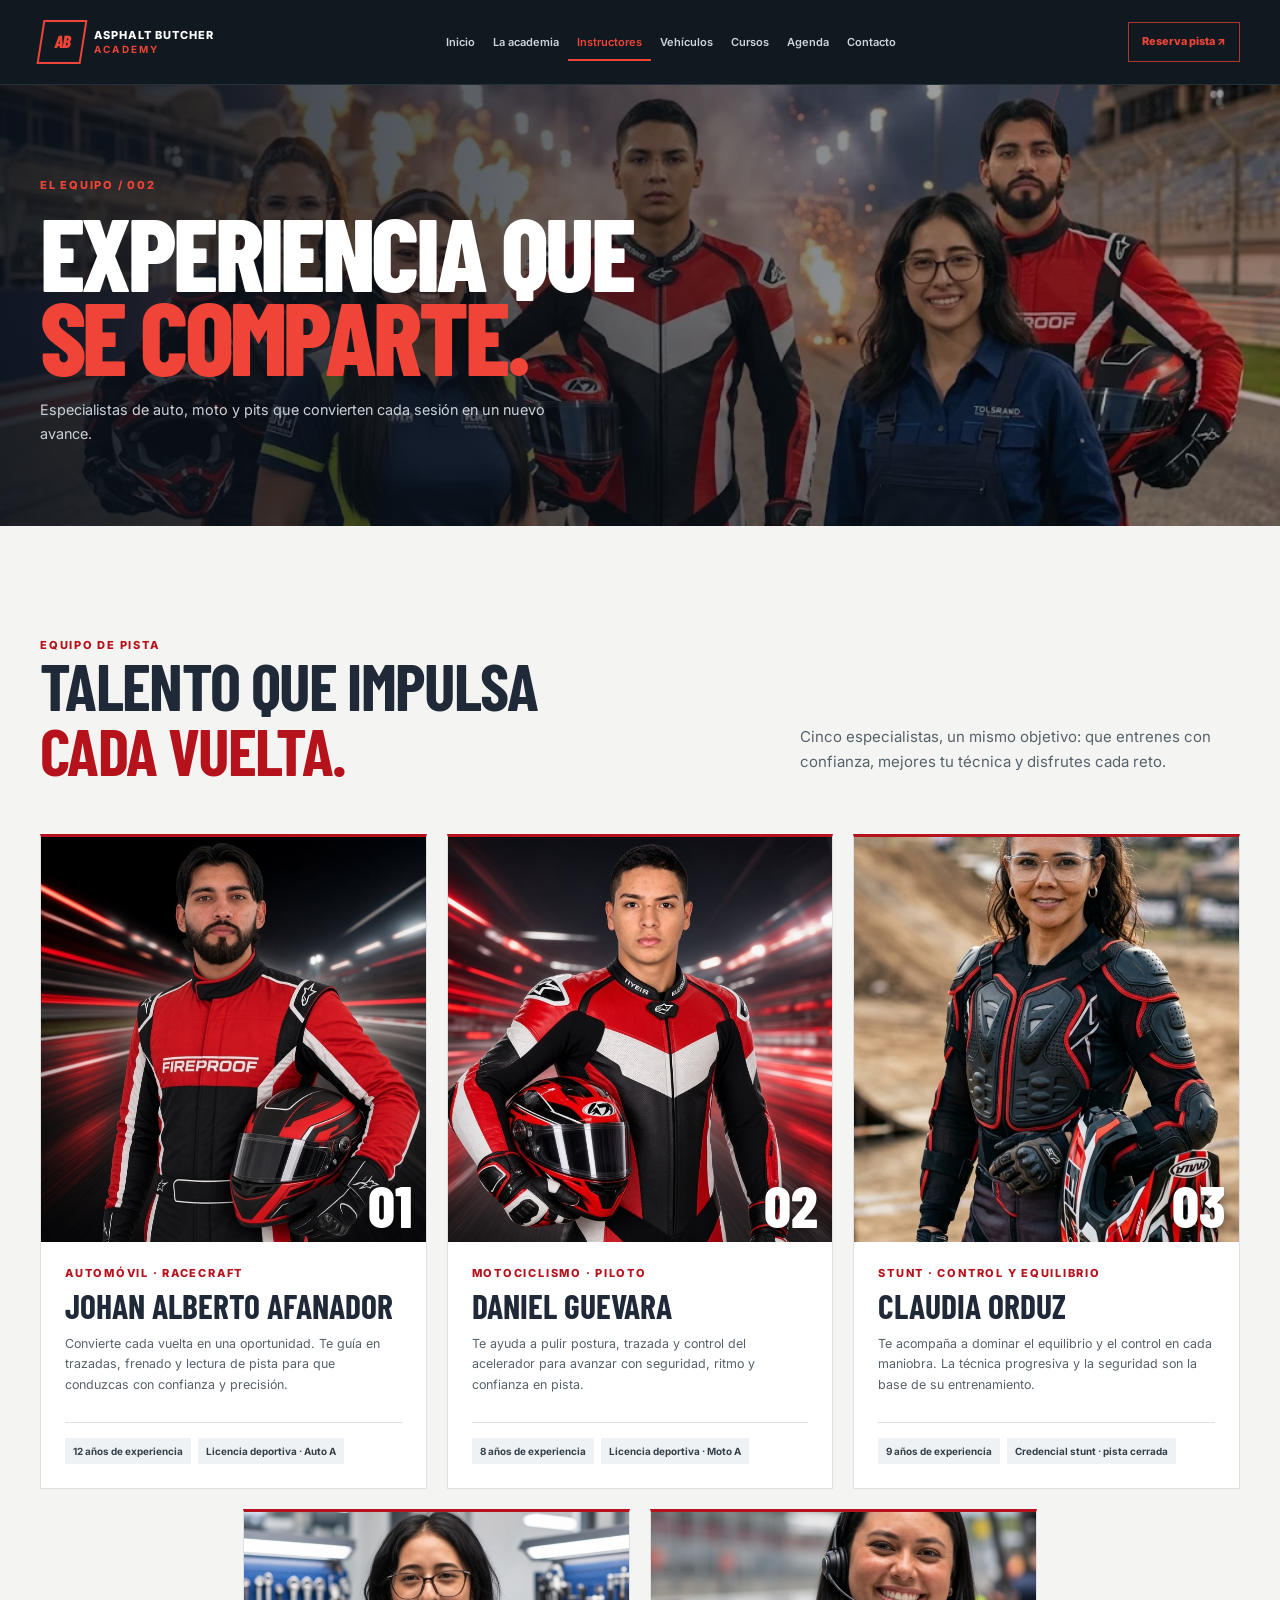
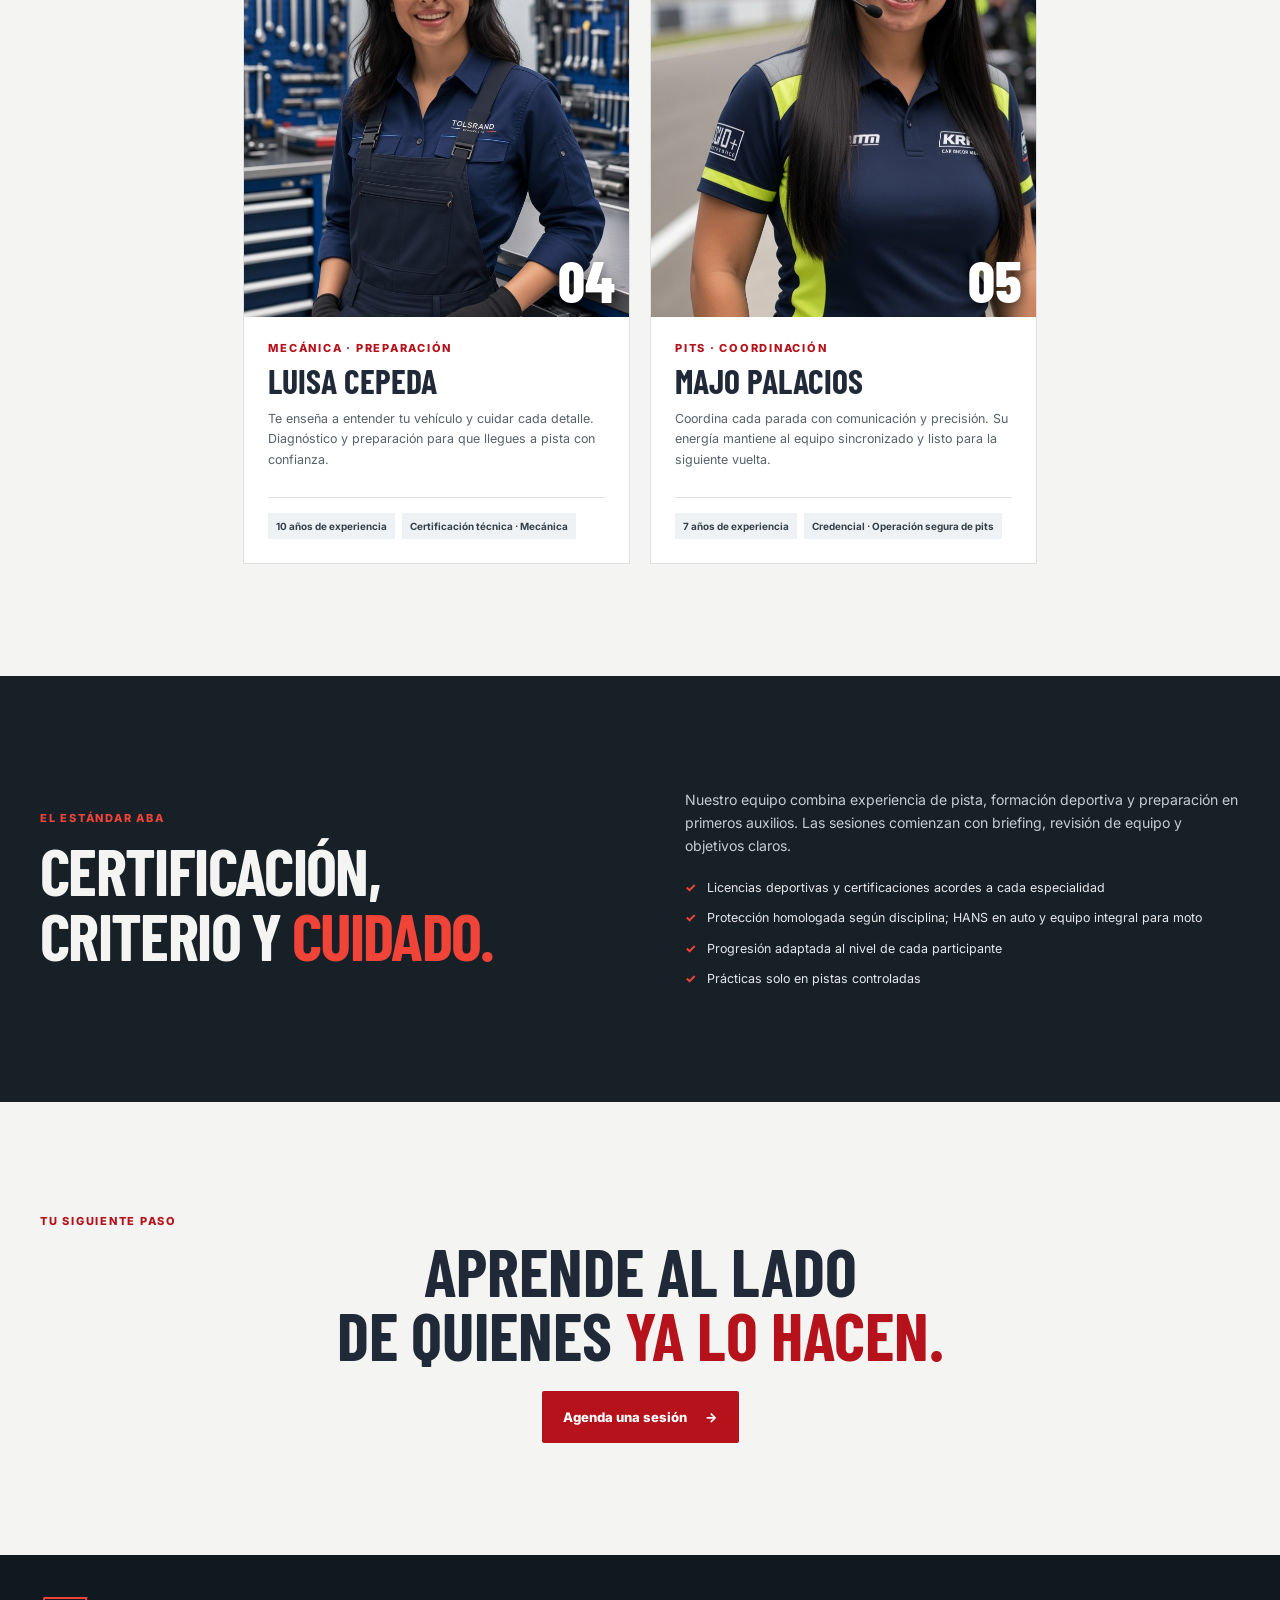
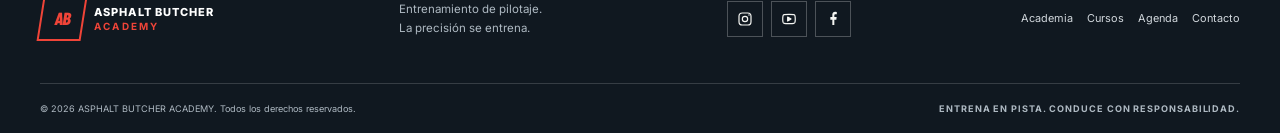
<file: instructores.html>
<!doctype html>
<html lang="es">
<head>
  <meta charset="utf-8"><meta name="viewport" content="width=device-width, initial-scale=1">
  <meta name="description" content="Conoce a los instructores certificados de ASPHALT BUTCHER ACADEMY, especialistas en autódromo, drift y mecánica de competición.">
  <link rel="icon" type="image/png" sizes="512x512" href="assets/img/aba-favicon.png">
  <link rel="apple-touch-icon" sizes="512x512" href="assets/img/aba-favicon.png">
  <title>Instructores | ASPHALT BUTCHER ACADEMY</title>
  <link rel="preconnect" href="https://fonts.googleapis.com"><link rel="preconnect" href="https://fonts.gstatic.com" crossorigin>
  <link href="https://fonts.googleapis.com/css2?family=Barlow+Condensed:wght@500;600;700;800&family=Inter:wght@400;500;600;700;800&display=swap" rel="stylesheet"><link rel="stylesheet" href="css/styles.css">
</head>
<body>
  <a class="skip-link" href="#contenido">Saltar al contenido</a>
  <!-- Encabezado y navegación principal -->
  <header class="site-header"><div class="container header-inner"><a class="brand" href="index.html" aria-label="ASPHALT BUTCHER ACADEMY, inicio"><span class="brand-mark" aria-hidden="true">AB</span><span class="brand-name">ASPHALT BUTCHER <b>ACADEMY</b></span></a><nav class="main-nav" aria-label="Navegación principal"><a href="index.html">Inicio</a><a href="sobre.html">La academia</a><a href="instructores.html" aria-current="page">Instructores</a><a href="vehiculos.html">Vehículos</a><a href="cursos.html">Cursos</a><a href="agenda.html">Agenda</a><a href="contacto.html">Contacto</a></nav><a class="header-cta" href="agenda.html">Reserva pista <span aria-hidden="true">↗</span></a></div></header>
  <main id="contenido" tabindex="-1">
    <!-- Cabecera de página -->
    <section class="page-hero page-hero-team"><div class="container"><p class="eyebrow">EL EQUIPO / 002</p><h1>Experiencia que<br><span>se comparte.</span></h1><p>Especialistas de auto, moto y pits que convierten cada sesión en un nuevo avance.</p></div></section>
    <!-- Perfiles del equipo -->
    <section class="section section-light"><div class="container"><div class="section-heading"><div><p class="eyebrow eyebrow-dark">EQUIPO DE PISTA</p><h2>Talento que impulsa<br><span>cada vuelta.</span></h2></div><p class="section-intro">Cinco especialistas, un mismo objetivo: que entrenes con confianza, mejores tu técnica y disfrutes cada reto.</p></div><div class="instructor-grid">
      <article class="instructor-card"><div class="instructor-photo"><img src="assets/img/instructor-johan.jpg" alt="Johan Alberto Afanador, instructor de racecraft y piloto de automóvil"><span class="photo-number">01</span></div><div class="instructor-info"><p class="eyebrow eyebrow-dark">AUTOMÓVIL · RACECRAFT</p><h3>Johan Alberto Afanador</h3><p>Convierte cada vuelta en una oportunidad. Te guía en trazadas, frenado y lectura de pista para que conduzcas con confianza y precisión.</p><div class="instructor-meta"><span>12 años de experiencia</span><span>Licencia deportiva · Auto A</span></div></div></article>
      <article class="instructor-card"><div class="instructor-photo"><img src="assets/img/instructor-daniel.jpg" alt="Daniel Guevara, piloto e instructor de motociclismo"><span class="photo-number">02</span></div><div class="instructor-info"><p class="eyebrow eyebrow-dark">MOTOCICLISMO · PILOTO</p><h3>Daniel Guevara</h3><p>Te ayuda a pulir postura, trazada y control del acelerador para avanzar con seguridad, ritmo y confianza en pista.</p><div class="instructor-meta"><span>8 años de experiencia</span><span>Licencia deportiva · Moto A</span></div></div></article>
      <article class="instructor-card"><div class="instructor-photo"><img src="assets/img/instructor-claudia.jpeg" alt="Claudia Orduz, piloto e instructora de stunt"><span class="photo-number">03</span></div><div class="instructor-info"><p class="eyebrow eyebrow-dark">STUNT · CONTROL Y EQUILIBRIO</p><h3>Claudia Orduz</h3><p>Te acompaña a dominar el equilibrio y el control en cada maniobra. La técnica progresiva y la seguridad son la base de su entrenamiento.</p><div class="instructor-meta"><span>9 años de experiencia</span><span>Credencial stunt · pista cerrada</span></div></div></article>
      <article class="instructor-card"><div class="instructor-photo"><img src="assets/img/instructor-luisa.jpg" alt="Luisa Orduz, especialista en mecánica de competición"><span class="photo-number">04</span></div><div class="instructor-info"><p class="eyebrow eyebrow-dark">MECÁNICA · PREPARACIÓN</p><h3>Luisa Cepeda</h3><p>Te enseña a entender tu vehículo y cuidar cada detalle. Diagnóstico y preparación para que llegues a pista con confianza.</p><div class="instructor-meta"><span>10 años de experiencia</span><span>Certificación técnica · Mecánica</span></div></div></article>
      <article class="instructor-card"><div class="instructor-photo"><img src="assets/img/instructor-majo.jpg" alt="Majo Palacios, coordinadora de pits"><span class="photo-number">05</span></div><div class="instructor-info"><p class="eyebrow eyebrow-dark">PITS · COORDINACIÓN</p><h3>Majo Palacios</h3><p>Coordina cada parada con comunicación y precisión. Su energía mantiene al equipo sincronizado y listo para la siguiente vuelta.</p><div class="instructor-meta"><span>7 años de experiencia</span><span>Credencial · Operación segura de pits</span></div></div></article>
    </div></div></section>
    <!-- Estándar profesional -->
    <section class="section section-asphalt"><div class="container certification-layout"><div><p class="eyebrow">EL ESTÁNDAR ABA</p><h2>Certificación,<br>criterio y <span>cuidado.</span></h2></div><div class="certification-copy"><p>Nuestro equipo combina experiencia de pista, formación deportiva y preparación en primeros auxilios. Las sesiones comienzan con briefing, revisión de equipo y objetivos claros.</p><ul class="check-list"><li>Licencias deportivas y certificaciones acordes a cada especialidad</li><li>Protección homologada según disciplina; HANS en auto y equipo integral para moto</li><li>Progresión adaptada al nivel de cada participante</li><li>Prácticas solo en pistas controladas</li></ul></div></div></section>
    <!-- Cierre -->
    <section class="section section-light compact-cta"><div class="container"><p class="eyebrow eyebrow-dark">TU SIGUIENTE PASO</p><h2>Aprende al lado<br>de quienes <span>ya lo hacen.</span></h2><a class="button button-dark" href="agenda.html">Agenda una sesión <span aria-hidden="true">→</span></a></div></section>
  </main>
  <!-- Pie de página compartido -->
  <footer class="site-footer"><div class="container footer-main"><a class="brand brand-footer" href="index.html"><span class="brand-mark" aria-hidden="true">AB</span><span class="brand-name">ASPHALT BUTCHER <b>ACADEMY</b></span></a><p>Entrenamiento de pilotaje.<br>La precisión se entrena.</p><div class="footer-social"><a href="https://www.instagram.com/" aria-label="Instagram de ASPHALT BUTCHER ACADEMY"><img src="assets/iconos/instagram.svg" alt=""></a><a href="https://www.youtube.com/" aria-label="YouTube de ASPHALT BUTCHER ACADEMY"><img src="assets/iconos/youtube.svg" alt=""></a><a href="https://www.facebook.com/" aria-label="Facebook de ASPHALT BUTCHER ACADEMY"><img src="assets/iconos/facebook.svg" alt=""></a></div><nav class="footer-nav" aria-label="Navegación del pie de página"><a href="sobre.html">Academia</a><a href="cursos.html">Cursos</a><a href="agenda.html">Agenda</a><a href="contacto.html">Contacto</a></nav></div><div class="container footer-bottom"><span>© 2026 ASPHALT BUTCHER ACADEMY. Todos los derechos reservados.</span><span>ENTRENA EN PISTA. CONDUCE CON RESPONSABILIDAD.</span></div></footer>
</body>
</html>
</file>
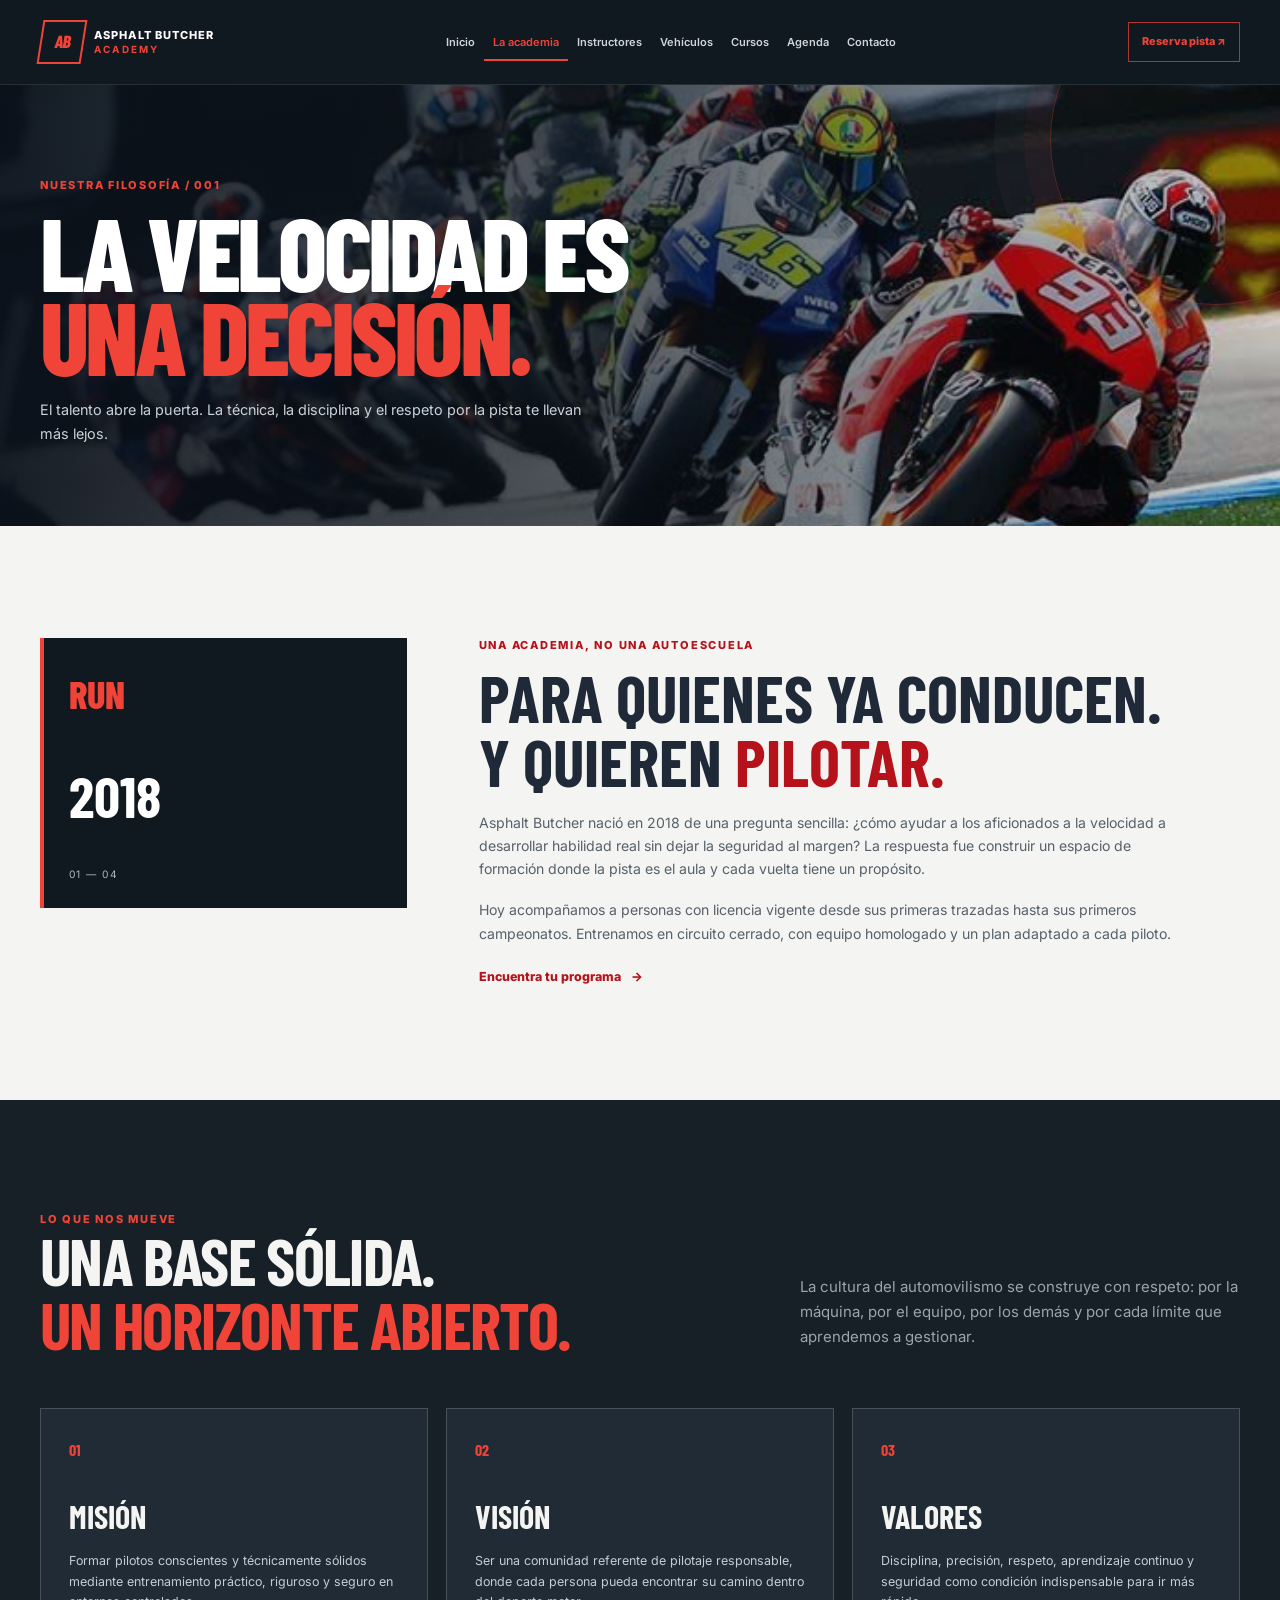
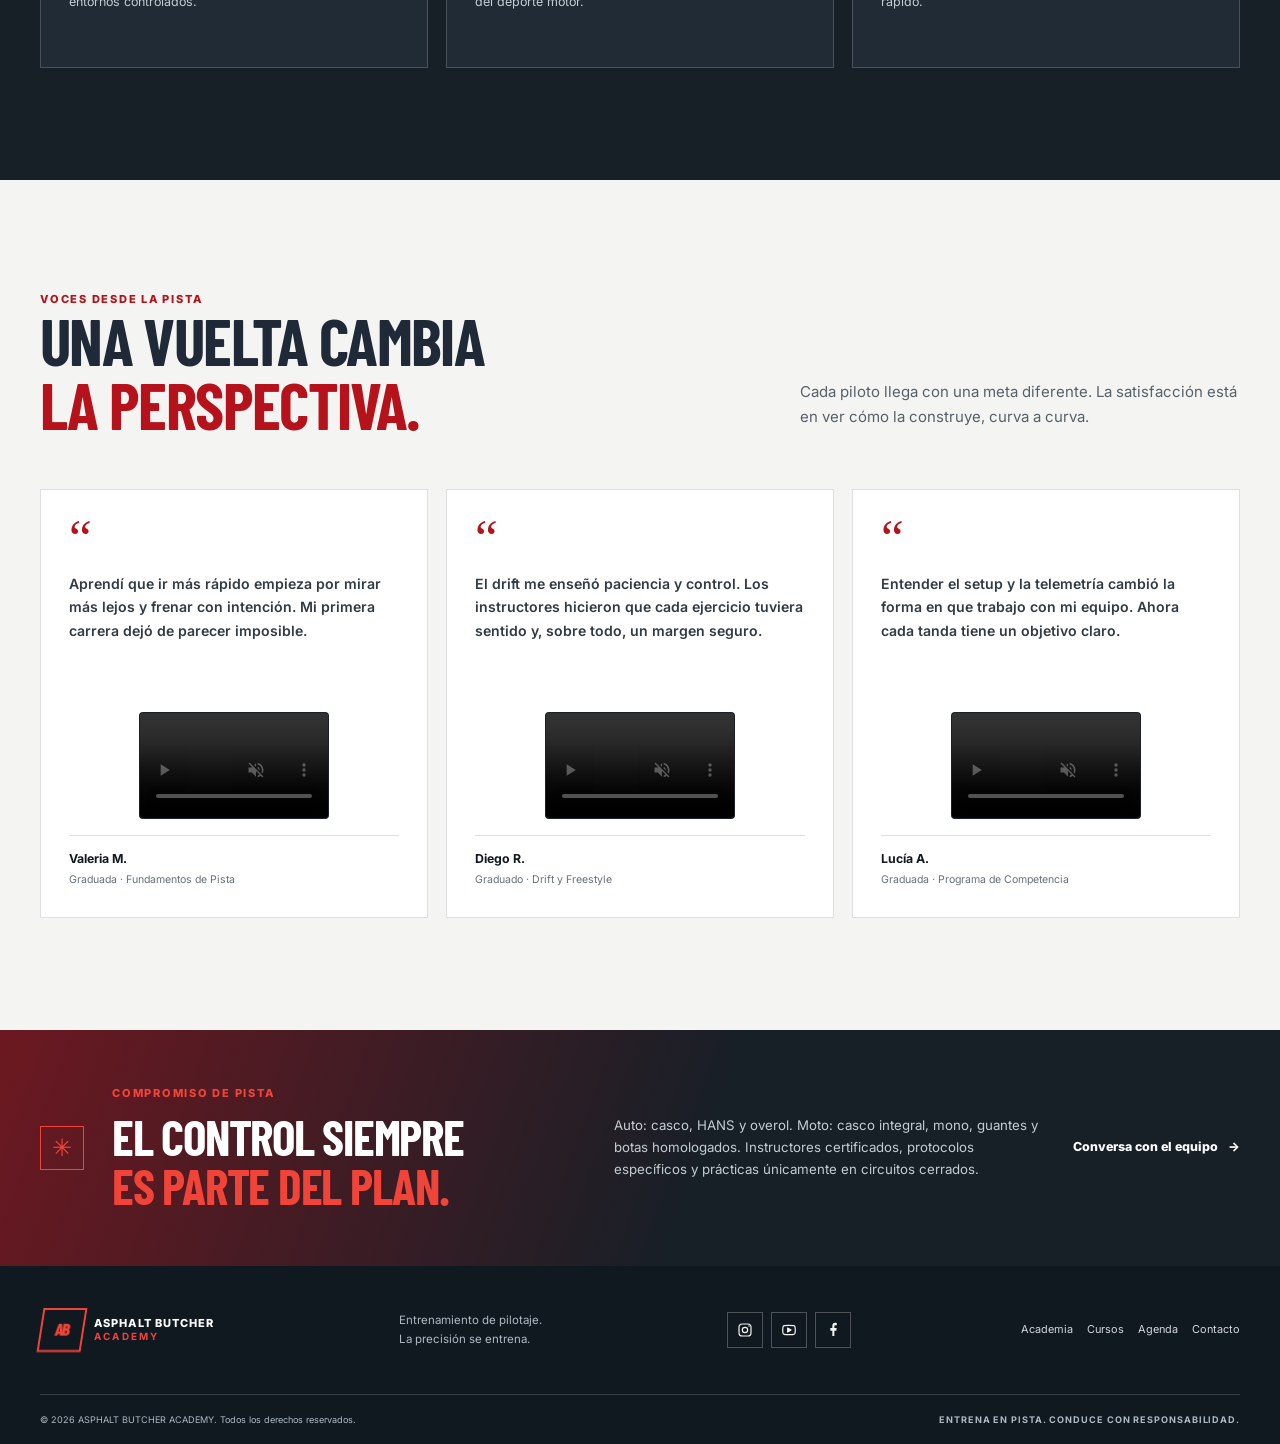
<file: sobre.html>
<!doctype html>
<html lang="es">
<head>
  <meta charset="utf-8"><meta name="viewport" content="width=device-width, initial-scale=1">
  <meta name="description" content="Conoce la historia, misión, visión y valores de ASPHALT BUTCHER ACADEMY, academia de pilotaje deportivo en circuitos controlados.">
  <link rel="icon" type="image/png" sizes="512x512" href="assets/img/aba-favicon.png">
  <link rel="apple-touch-icon" sizes="512x512" href="assets/img/aba-favicon.png">
  <title>La academia | ASPHALT BUTCHER ACADEMY</title>
  <link rel="preconnect" href="https://fonts.googleapis.com"><link rel="preconnect" href="https://fonts.gstatic.com" crossorigin>
  <link href="https://fonts.googleapis.com/css2?family=Barlow+Condensed:wght@500;600;700;800&family=Inter:wght@400;500;600;700;800&display=swap" rel="stylesheet"><link rel="stylesheet" href="css/styles.css">
</head>
<body>
  <a class="skip-link" href="#contenido">Saltar al contenido</a>
  <!-- Encabezado y navegación principal -->
  <header class="site-header"><div class="container header-inner"><a class="brand" href="index.html" aria-label="ASPHALT BUTCHER ACADEMY, inicio"><span class="brand-mark" aria-hidden="true">AB</span><span class="brand-name">ASPHALT BUTCHER <b>ACADEMY</b></span></a><nav class="main-nav" aria-label="Navegación principal"><a href="index.html">Inicio</a><a href="sobre.html" aria-current="page">La academia</a><a href="instructores.html">Instructores</a><a href="vehiculos.html">Vehículos</a><a href="cursos.html">Cursos</a><a href="agenda.html">Agenda</a><a href="contacto.html">Contacto</a></nav><a class="header-cta" href="agenda.html">Reserva pista <span aria-hidden="true">↗</span></a></div></header>
  <main id="contenido" tabindex="-1">
    <!-- Cabecera de página -->
    <section class="page-hero page-hero-about"><div class="container"><p class="eyebrow">NUESTRA FILOSOFÍA / 001</p><h1>La velocidad es<br><span>una decisión.</span></h1><p>El talento abre la puerta. La técnica, la disciplina y el respeto por la pista te llevan más lejos.</p></div></section>
    <!-- Historia y propósito -->
    <section class="section section-light"><div class="container story-grid"><div class="story-marker"><span>RUN</span><b>2018</b><i>01 — 04</i></div><article class="story-copy"><p class="eyebrow eyebrow-dark">UNA ACADEMIA, NO UNA AUTOESCUELA</p><h2>Para quienes ya conducen.<br>Y quieren <span>pilotar.</span></h2><p>Asphalt Butcher nació en 2018 de una pregunta sencilla: ¿cómo ayudar a los aficionados a la velocidad a desarrollar habilidad real sin dejar la seguridad al margen? La respuesta fue construir un espacio de formación donde la pista es el aula y cada vuelta tiene un propósito.</p><p>Hoy acompañamos a personas con licencia vigente desde sus primeras trazadas hasta sus primeros campeonatos. Entrenamos en circuito cerrado, con equipo homologado y un plan adaptado a cada piloto.</p><a class="text-link text-link-dark" href="cursos.html">Encuentra tu programa <span aria-hidden="true">→</span></a></article></div></section>
    <!-- Misión, visión y valores -->
    <section class="section section-asphalt"><div class="container"><div class="section-heading"><div><p class="eyebrow">LO QUE NOS MUEVE</p><h2>Una base sólida.<br><span>Un horizonte abierto.</span></h2></div><p class="section-intro">La cultura del automovilismo se construye con respeto: por la máquina, por el equipo, por los demás y por cada límite que aprendemos a gestionar.</p></div><div class="values-grid"><article class="value-card reveal-step"><span>01</span><h3>Misión</h3><p>Formar pilotos conscientes y técnicamente sólidos mediante entrenamiento práctico, riguroso y seguro en entornos controlados.</p></article><article class="value-card reveal-step"><span>02</span><h3>Visión</h3><p>Ser una comunidad referente de pilotaje responsable, donde cada persona pueda encontrar su camino dentro del deporte motor.</p></article><article class="value-card reveal-step"><span>03</span><h3>Valores</h3><p>Disciplina, precisión, respeto, aprendizaje continuo y seguridad como condición indispensable para ir más rápido.</p></article></div></div></section>
    <!-- Testimonios -->
    <section class="section section-light"><div class="container"><div class="section-heading"><div><p class="eyebrow eyebrow-dark">VOCES DESDE LA PISTA</p><h2>Una vuelta cambia<br><span>la perspectiva.</span></h2></div><p class="section-intro">Cada piloto llega con una meta diferente. La satisfacción está en ver cómo la construye, curva a curva.</p></div><div class="testimonials-grid"><article class="testimonial-card reveal-step"><span class="quote-mark" aria-hidden="true">“</span><blockquote>Aprendí que ir más rápido empieza por mirar más lejos y frenar con intención. Mi primera carrera dejó de parecer imposible.</blockquote><video class="testimonial-video" controls autoplay muted loop playsinline preload="metadata" aria-label="Video de avance en pista"><source src="assets/img/avance-pista-01.mp4" type="video/mp4"></video><p class="quote-byline"><strong>Valeria M.</strong><span>Graduada · Fundamentos de Pista</span></p></article><article class="testimonial-card reveal-step"><span class="quote-mark" aria-hidden="true">“</span><blockquote>El drift me enseñó paciencia y control. Los instructores hicieron que cada ejercicio tuviera sentido y, sobre todo, un margen seguro.</blockquote><video class="testimonial-video" controls autoplay muted loop playsinline preload="metadata" aria-label="Video de avance en pista"><source src="assets/img/avance-pista-02.mp4" type="video/mp4"></video><p class="quote-byline"><strong>Diego R.</strong><span>Graduado · Drift y Freestyle</span></p></article><article class="testimonial-card reveal-step"><span class="quote-mark" aria-hidden="true">“</span><blockquote>Entender el setup y la telemetría cambió la forma en que trabajo con mi equipo. Ahora cada tanda tiene un objetivo claro.</blockquote><video class="testimonial-video" controls autoplay muted loop playsinline preload="metadata" aria-label="Video de avance en pista"><source src="assets/img/avance-pista-03.mp4" type="video/mp4"></video><p class="quote-byline"><strong>Lucía A.</strong><span>Graduada · Programa de Competencia</span></p></article></div></div></section>
    <!-- Estándar de seguridad -->
    <section class="safety-strip"><div class="container safety-inner"><div class="safety-symbol" aria-hidden="true">✳</div><div><p class="eyebrow">COMPROMISO DE PISTA</p><h2>El control siempre<br><span>es parte del plan.</span></h2></div><p>Auto: casco, HANS y overol. Moto: casco integral, mono, guantes y botas homologados. Instructores certificados, protocolos específicos y prácticas únicamente en circuitos cerrados.</p><a class="text-link text-link-light" href="contacto.html">Conversa con el equipo <span aria-hidden="true">→</span></a></div></section>
  </main>
  <!-- Pie de página compartido -->
  <footer class="site-footer"><div class="container footer-main"><a class="brand brand-footer" href="index.html"><span class="brand-mark" aria-hidden="true">AB</span><span class="brand-name">ASPHALT BUTCHER <b>ACADEMY</b></span></a><p>Entrenamiento de pilotaje.<br>La precisión se entrena.</p><div class="footer-social"><a href="https://www.instagram.com/" aria-label="Instagram de ASPHALT BUTCHER ACADEMY"><img src="assets/iconos/instagram.svg" alt=""></a><a href="https://www.youtube.com/" aria-label="YouTube de ASPHALT BUTCHER ACADEMY"><img src="assets/iconos/youtube.svg" alt=""></a><a href="https://www.facebook.com/" aria-label="Facebook de ASPHALT BUTCHER ACADEMY"><img src="assets/iconos/facebook.svg" alt=""></a></div><nav class="footer-nav" aria-label="Navegación del pie de página"><a href="sobre.html">Academia</a><a href="cursos.html">Cursos</a><a href="agenda.html">Agenda</a><a href="contacto.html">Contacto</a></nav></div><div class="container footer-bottom"><span>© 2026 ASPHALT BUTCHER ACADEMY. Todos los derechos reservados.</span><span>ENTRENA EN PISTA. CONDUCE CON RESPONSABILIDAD.</span></div></footer>
</body>
</html>
</file>
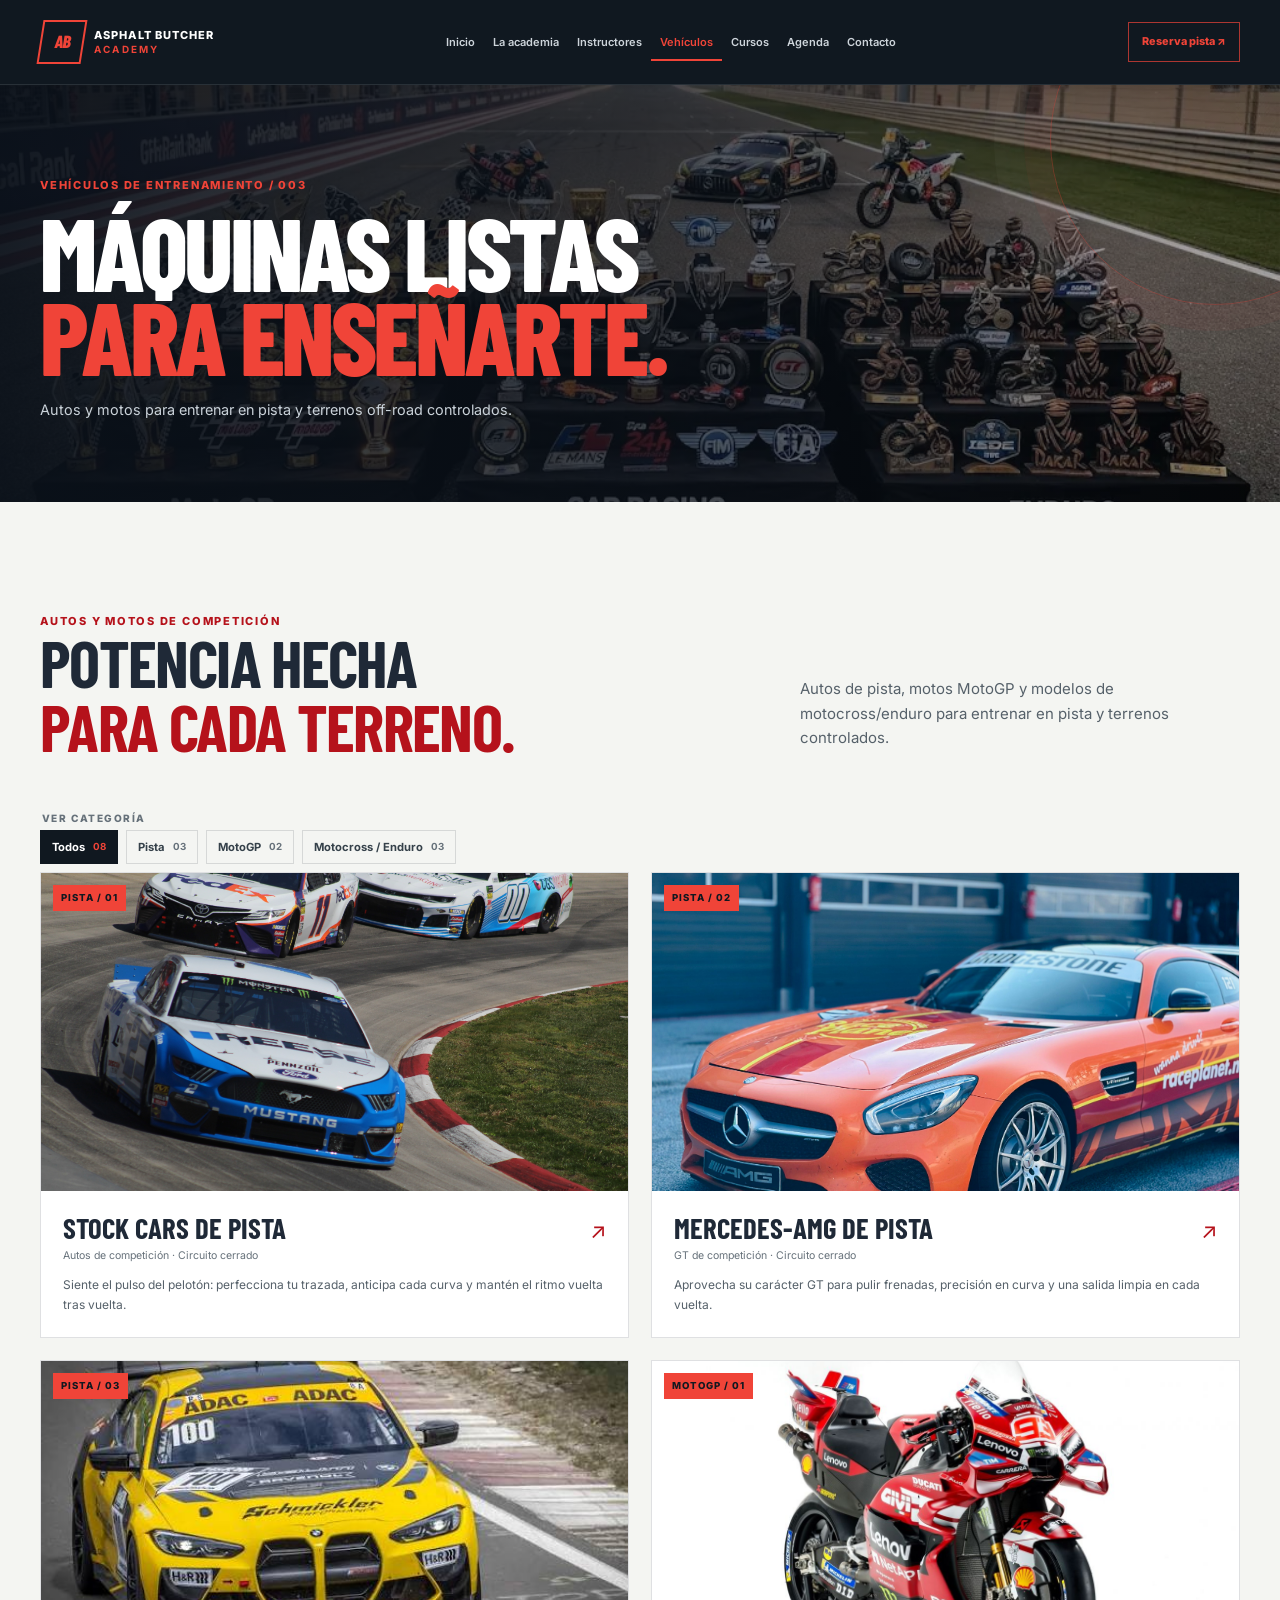
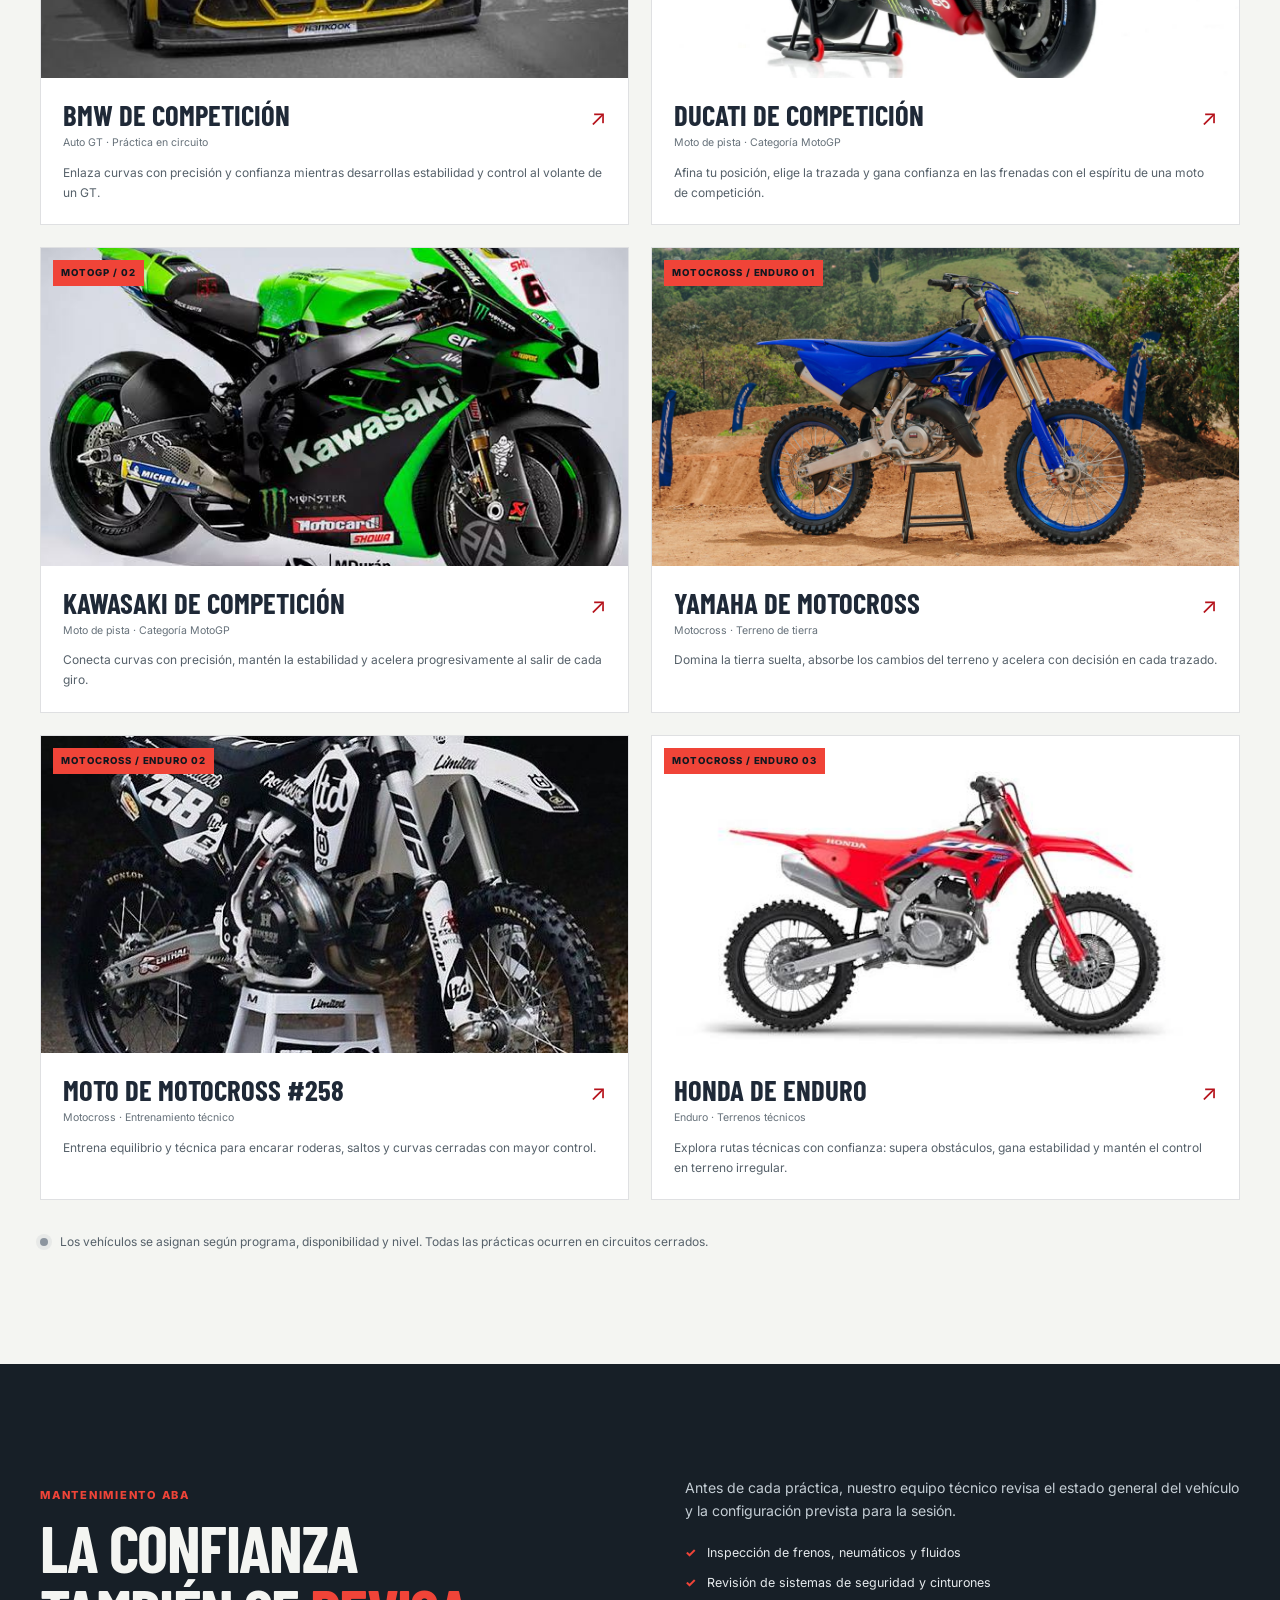
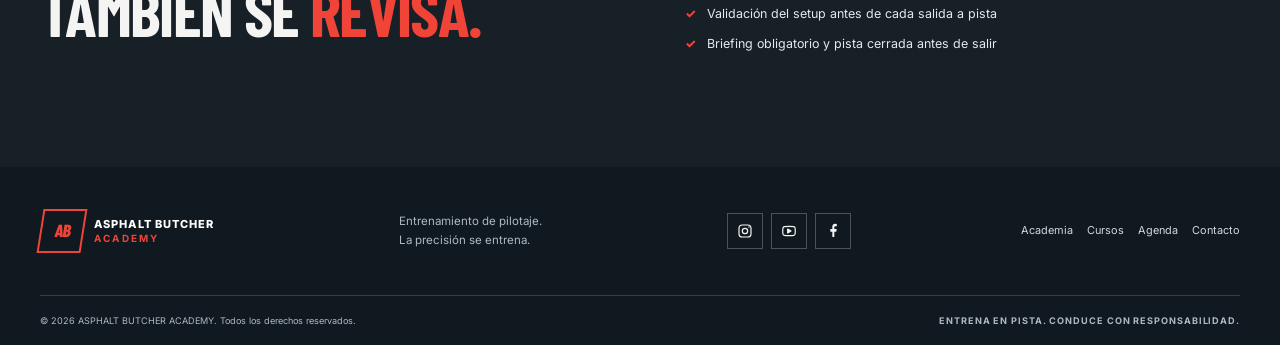
<file: vehiculos.html>
<!doctype html>
<html lang="es">
<head>
  <meta charset="utf-8"><meta name="viewport" content="width=device-width, initial-scale=1">
  <meta name="description" content="Explora los vehículos de ASPHALT BUTCHER ACADEMY: autos de pista, motos de competición y motocross/enduro.">
  <link rel="icon" type="image/png" sizes="512x512" href="assets/img/aba-favicon.png">
  <link rel="apple-touch-icon" sizes="512x512" href="assets/img/aba-favicon.png">
  <title>Vehículos | ASPHALT BUTCHER ACADEMY</title>
  <link rel="preconnect" href="https://fonts.googleapis.com"><link rel="preconnect" href="https://fonts.gstatic.com" crossorigin>
  <link href="https://fonts.googleapis.com/css2?family=Barlow+Condensed:wght@500;600;700;800&family=Inter:wght@400;500;600;700;800&display=swap" rel="stylesheet"><link rel="stylesheet" href="css/styles.css">
</head>
<body>
  <a class="skip-link" href="#contenido">Saltar al contenido</a>
  <!-- Encabezado y navegación principal -->
  <header class="site-header"><div class="container header-inner"><a class="brand" href="index.html" aria-label="ASPHALT BUTCHER ACADEMY, inicio"><span class="brand-mark" aria-hidden="true">AB</span><span class="brand-name">ASPHALT BUTCHER <b>ACADEMY</b></span></a><nav class="main-nav" aria-label="Navegación principal"><a href="index.html">Inicio</a><a href="sobre.html">La academia</a><a href="instructores.html">Instructores</a><a href="vehiculos.html" aria-current="page">Vehículos</a><a href="cursos.html">Cursos</a><a href="agenda.html">Agenda</a><a href="contacto.html">Contacto</a></nav><a class="header-cta" href="agenda.html">Reserva pista <span aria-hidden="true">↗</span></a></div></header>
  <main id="contenido" tabindex="-1">
    <!-- Cabecera de página -->
    <section class="page-hero page-hero-fleet"><div class="container"><p class="eyebrow">VEHÍCULOS DE ENTRENAMIENTO / 003</p><h1>Máquinas listas<br><span>para enseñarte.</span></h1><p>Autos y motos para entrenar en pista y terrenos off-road controlados.</p></div></section>
    <!-- Galería y filtros visuales -->
    <section class="section section-light"><div class="container"><div class="section-heading"><div><p class="eyebrow eyebrow-dark">AUTOS Y MOTOS DE COMPETICIÓN</p><h2>Potencia hecha<br><span>para cada terreno.</span></h2></div><p class="section-intro">Autos de pista, motos MotoGP y modelos de motocross/enduro para entrenar en pista y terrenos controlados.</p></div>
      <fieldset class="fleet-filters"><legend class="filter-label">VER CATEGORÍA</legend><input class="filter-input" id="filter-all" name="fleet-filter" type="radio" checked><label class="filter-chip" for="filter-all">Todos <span>08</span></label><input class="filter-input" id="filter-track" name="fleet-filter" type="radio"><label class="filter-chip" for="filter-track">Pista <span>03</span></label><input class="filter-input" id="filter-moto" name="fleet-filter" type="radio"><label class="filter-chip" for="filter-moto">MotoGP <span>02</span></label><input class="filter-input" id="filter-enduro" name="fleet-filter" type="radio"><label class="filter-chip" for="filter-enduro">Motocross / Enduro <span>03</span></label>
      <div class="fleet-grid" id="flota">
        <article class="vehicle-card vehicle-track"><div class="vehicle-image"><img src="assets/img/stock-cars-pista.png" alt="Autos stock de competición recorriendo un circuito"><span class="vehicle-tag">PISTA / 01</span></div><div class="vehicle-copy"><div><h3>Stock cars de pista</h3><p>Autos de competición · Circuito cerrado</p></div><span class="vehicle-arrow" aria-hidden="true">↗</span><p class="vehicle-description">Siente el pulso del pelotón: perfecciona tu trazada, anticipa cada curva y mantén el ritmo vuelta tras vuelta.</p></div></article>
        <article class="vehicle-card vehicle-track"><div class="vehicle-image"><img src="assets/img/mercedes-pista.png" alt="Auto Mercedes-AMG de competición en los pits"><span class="vehicle-tag">PISTA / 02</span></div><div class="vehicle-copy"><div><h3>Mercedes-AMG de pista</h3><p>GT de competición · Circuito cerrado</p></div><span class="vehicle-arrow" aria-hidden="true">↗</span><p class="vehicle-description">Aprovecha su carácter GT para pulir frenadas, precisión en curva y una salida limpia en cada vuelta.</p></div></article>
        <article class="vehicle-card vehicle-track"><div class="vehicle-image"><img src="assets/img/bmw-pista.png" alt="Auto BMW amarillo de competición tomando una curva"><span class="vehicle-tag">PISTA / 03</span></div><div class="vehicle-copy"><div><h3>BMW de competición</h3><p>Auto GT · Práctica en circuito</p></div><span class="vehicle-arrow" aria-hidden="true">↗</span><p class="vehicle-description">Enlaza curvas con precisión y confianza mientras desarrollas estabilidad y control al volante de un GT.</p></div></article>
        <article class="vehicle-card vehicle-moto"><div class="vehicle-image"><img src="assets/img/ducati-motogp.png" alt="Moto Ducati roja de competición para pista"><span class="vehicle-tag">MOTOGP / 01</span></div><div class="vehicle-copy"><div><h3>Ducati de competición</h3><p>Moto de pista · Categoría MotoGP</p></div><span class="vehicle-arrow" aria-hidden="true">↗</span><p class="vehicle-description">Afina tu posición, elige la trazada y gana confianza en las frenadas con el espíritu de una moto de competición.</p></div></article>
        <article class="vehicle-card vehicle-moto"><div class="vehicle-image"><img src="assets/img/kawasaki-motogp.png" alt="Moto Kawasaki verde de competición para pista"><span class="vehicle-tag">MOTOGP / 02</span></div><div class="vehicle-copy"><div><h3>Kawasaki de competición</h3><p>Moto de pista · Categoría MotoGP</p></div><span class="vehicle-arrow" aria-hidden="true">↗</span><p class="vehicle-description">Conecta curvas con precisión, mantén la estabilidad y acelera progresivamente al salir de cada giro.</p></div></article>
        <article class="vehicle-card vehicle-enduro"><div class="vehicle-image"><img src="assets/img/yamaha-motocross.png" alt="Moto Yamaha azul de motocross en un circuito de tierra"><span class="vehicle-tag">MOTOCROSS / ENDURO 01</span></div><div class="vehicle-copy"><div><h3>Yamaha de motocross</h3><p>Motocross · Terreno de tierra</p></div><span class="vehicle-arrow" aria-hidden="true">↗</span><p class="vehicle-description">Domina la tierra suelta, absorbe los cambios del terreno y acelera con decisión en cada trazado.</p></div></article>
        <article class="vehicle-card vehicle-enduro"><div class="vehicle-image"><img src="assets/img/motocross-258.png" alt="Moto de motocross número 258 preparada para pista de tierra"><span class="vehicle-tag">MOTOCROSS / ENDURO 02</span></div><div class="vehicle-copy"><div><h3>Moto de motocross #258</h3><p>Motocross · Entrenamiento técnico</p></div><span class="vehicle-arrow" aria-hidden="true">↗</span><p class="vehicle-description">Entrena equilibrio y técnica para encarar roderas, saltos y curvas cerradas con mayor control.</p></div></article>
        <article class="vehicle-card vehicle-enduro"><div class="vehicle-image"><img src="assets/img/honda-enduro.png" alt="Moto Honda roja de enduro sobre fondo blanco"><span class="vehicle-tag">MOTOCROSS / ENDURO 03</span></div><div class="vehicle-copy"><div><h3>Honda de enduro</h3><p>Enduro · Terrenos técnicos</p></div><span class="vehicle-arrow" aria-hidden="true">↗</span><p class="vehicle-description">Explora rutas técnicas con confianza: supera obstáculos, gana estabilidad y mantén el control en terreno irregular.</p></div></article>
      </div></fieldset><p class="fleet-note"><span class="status-dot"></span> Los vehículos se asignan según programa, disponibilidad y nivel. Todas las prácticas ocurren en circuitos cerrados.</p>
    </div></section>
    <!-- Mantenimiento y seguridad -->
    <section class="section section-asphalt"><div class="container certification-layout"><div><p class="eyebrow">MANTENIMIENTO ABA</p><h2>La confianza<br>también se <span>revisa.</span></h2></div><div class="certification-copy"><p>Antes de cada práctica, nuestro equipo técnico revisa el estado general del vehículo y la configuración prevista para la sesión.</p><ul class="check-list"><li>Inspección de frenos, neumáticos y fluidos</li><li>Revisión de sistemas de seguridad y cinturones</li><li>Validación del setup antes de cada salida a pista</li><li>Briefing obligatorio y pista cerrada antes de salir</li></ul></div></div></section>
  </main>
  <!-- Pie de página compartido -->
  <footer class="site-footer"><div class="container footer-main"><a class="brand brand-footer" href="index.html"><span class="brand-mark" aria-hidden="true">AB</span><span class="brand-name">ASPHALT BUTCHER <b>ACADEMY</b></span></a><p>Entrenamiento de pilotaje.<br>La precisión se entrena.</p><div class="footer-social"><a href="https://www.instagram.com/" aria-label="Instagram de ASPHALT BUTCHER ACADEMY"><img src="assets/iconos/instagram.svg" alt=""></a><a href="https://www.youtube.com/" aria-label="YouTube de ASPHALT BUTCHER ACADEMY"><img src="assets/iconos/youtube.svg" alt=""></a><a href="https://www.facebook.com/" aria-label="Facebook de ASPHALT BUTCHER ACADEMY"><img src="assets/iconos/facebook.svg" alt=""></a></div><nav class="footer-nav" aria-label="Navegación del pie de página"><a href="sobre.html">Academia</a><a href="cursos.html">Cursos</a><a href="agenda.html">Agenda</a><a href="contacto.html">Contacto</a></nav></div><div class="container footer-bottom"><span>© 2026 ASPHALT BUTCHER ACADEMY. Todos los derechos reservados.</span><span>ENTRENA EN PISTA. CONDUCE CON RESPONSABILIDAD.</span></div></footer>
</body>
</html>
</file>
<file: css/styles.css>
/* Hoja principal: importa reset, tokens y estructura */
@import url("reset.css");
@import url("variables.css");
@import url("layout.css");

/* Cabecera y navegación */
:is(.site-header, .encabezado-sitio) {
  position: relative;
  z-index: 5;
  background: #101820;
  color: #F4F5F2;
  border-bottom: 1px solid rgba(255, 255, 255, 0.1);
}

:is(.header-inner, .interior-encabezado) {
  display: flex;
  flex-wrap: wrap;
  align-items: center;
  justify-content: space-between;
  gap: 12px 20px;
  min-height: 76px;
  padding-block: 12px;
}

:is(.brand, .marca) {
  display: inline-flex;
  align-items: center;
  gap: 10px;
  flex: 0 0 auto;
  color: #fff;
  text-decoration: none;
}

:is(.brand-mark, .insignia-marca) {
  display: grid;
  width: 40px;
  height: 40px;
  place-items: center;
  border: 2px solid var(--secondary);
  color: var(--secondary);
  font-family: var(--font-display);
  font-size: 1.1rem;
  font-weight: 800;
  letter-spacing: -0.07em;
  transform: skew(-9deg);
}

:is(.brand-name, .nombre-marca) {
  font-size: 0.69rem;
  font-weight: 800;
  letter-spacing: 0.1em;
  line-height: 1.3;
}

:is(.brand-name, .nombre-marca) b {
  display: block;
  color: var(--secondary);
  font-size: 0.62rem;
  letter-spacing: 0.22em;
}

:is(.main-nav, .navegacion-principal) {
  display: flex;
  flex: 1 1 100%;
  flex-wrap: wrap;
  gap: 2px 6px;
  order: 3;
}

:is(.main-nav, .navegacion-principal) a {
  padding: 5px 8px;
  color: #CDD4DA;
  font-size: 0.72rem;
  font-weight: 600;
  text-decoration: none;
  transition: color 160ms ease;
}

:is(.main-nav, .navegacion-principal) a:hover,
:is(.main-nav, .navegacion-principal) a[aria-current="page"] {
  color: var(--secondary);
}

:is(.main-nav, .navegacion-principal) a[aria-current="page"] {
  box-shadow: inset 0 -2px var(--secondary);
}

:is(.header-cta, .accion-encabezado) {
  padding: 8px 11px;
  border: 1px solid rgba(240, 68, 56, 0.7);
  color: var(--secondary);
  font-size: 0.68rem;
  font-weight: 800;
  text-decoration: none;
  white-space: nowrap;
  transition: background-color 160ms ease, color 160ms ease;
}

:is(.header-cta, .accion-encabezado):hover {
  background: var(--secondary);
  color: var(--ink);
}

/* Hero de inicio */
:is(.hero, .portada) {
  position: relative;
  overflow: hidden;
  isolation: isolate;
  background: #101820;
  color: #fff;
}

:is(.hero-home, .portada-inicio) {
  display: flex;
  min-height: 620px;
  align-items: center;
  background-image: linear-gradient(90deg, rgba(10, 17, 26, 0.92) 0%, rgba(10, 17, 26, 0.72) 45%, rgba(10, 17, 26, 0.15) 78%, transparent 100%), url('../assets/img/hero-circuito.jpeg');
  background-size: cover;
  background-position: right center;
  background-repeat: no-repeat;
}

:is(.hero-home, .portada-inicio)::after {
  position: absolute;
  z-index: -1;
  right: -9%;
  bottom: 12%;
  width: 55%;
  height: 43%;
  border: 2px solid rgba(240, 68, 56, 0.35);
  border-radius: 48% 52% 38% 62%;
  content: "";
  transform: rotate(-24deg);
  box-shadow: 0 0 0 24px rgba(240, 68, 56, 0.035), 0 0 0 52px rgba(255, 255, 255, 0.025);
}

:is(.hero-grain, .textura-portada) {
  position: absolute;
  z-index: -1;
  top: 10%;
  right: 3%;
  width: min(46vw, 600px);
  aspect-ratio: 1;
  border-radius: 50%;
  background: radial-gradient(circle, rgba(240, 68, 56, 0.18), rgba(181, 18, 27, 0.15) 29%, transparent 68%);
  filter: blur(1px);
  animation: hero-glow 7s ease-in-out infinite alternate;
}

:is(.hero-content, .contenido-portada) {
  position: relative;
  z-index: 1;
  padding-block: 70px 95px;
  animation: hero-enter 800ms ease-out both;
}

:is(.hero, .portada) h1,
:is(.page-hero, .encabezado-pagina) h1 {
  margin-top: 20px;
  font-family: var(--font-display);
  font-size: clamp(3.5rem, 13vw, 7.7rem);
  font-weight: 800;
  letter-spacing: -0.035em;
  line-height: 0.82;
  text-transform: uppercase;
}

:is(.hero, .portada) h1 span,
:is(.page-hero, .encabezado-pagina) h1 span {
  color: var(--secondary);
}

:is(.hero-copy, .texto-portada) {
  max-width: 530px;
  margin-top: 25px;
  color: #CAD2D9;
  font-size: 0.95rem;
}

:is(.hero-actions, .acciones-portada) {
  display: flex;
  flex-direction: column;
  align-items: flex-start;
  gap: 18px;
  margin-top: 28px;
}

:is(.hero-note, .nota-portada) {
  display: flex;
  align-items: center;
  gap: 11px;
  margin-top: 30px;
  color: #CAD2D9;
  font-size: 0.68rem;
  font-weight: 700;
  letter-spacing: 0.04em;
}

:is(.hero-stamp, .sello-portada) {
  position: absolute;
  right: 4%;
  bottom: 20%;
  display: none;
  flex-direction: column;
  align-items: center;
  gap: 5px;
  color: rgba(255, 255, 255, 0.74);
  font-size: 0.55rem;
  font-weight: 800;
  letter-spacing: 0.18em;
  writing-mode: vertical-rl;
}

:is(.hero-stamp, .sello-portada) b {
  color: var(--secondary);
  font-family: var(--font-display);
  font-size: 3rem;
  writing-mode: horizontal-tb;
}

:is(.hero-bottom, .pie-portada) {
  position: absolute;
  right: 0;
  bottom: 0;
  left: 0;
  display: flex;
  justify-content: space-between;
  padding-block: 14px;
  border-top: 1px solid rgba(255, 255, 255, 0.16);
  color: #AEB9C2;
  font-size: 0.55rem;
  font-weight: 700;
  letter-spacing: 0.14em;
}

/* Banda de datos y servicios */
:is(.stats-band, .franja-estadisticas) {
  background: var(--secondary);
  color: var(--ink);
}

:is(.stats-grid, .cuadricula-estadisticas) {
  display: grid;
  grid-template-columns: repeat(2, 1fr);
  gap: 22px 14px;
  padding-block: 25px;
}

:is(.stats-grid, .cuadricula-estadisticas) p {
  display: flex;
  flex-direction: column;
  gap: 1px;
  font-size: 0.68rem;
  font-weight: 700;
  line-height: 1.3;
}

:is(.stats-grid, .cuadricula-estadisticas) strong {
  font-family: var(--font-display);
  font-size: 2.45rem;
  line-height: 0.95;
}

:is(.stats-grid, .cuadricula-estadisticas) strong span {
  font-size: 1.45rem;
}

:is(.discipline-grid, .cuadricula-disciplinas) {
  display: grid;
  grid-template-columns: 1fr;
  gap: 14px;
}

:is(.discipline-card, .tarjeta-disciplina) {
  position: relative;
  min-height: 265px;
  overflow: hidden;
  padding: 24px;
  border: 1px solid var(--line);
  background:
    linear-gradient(150deg, rgba(181, 18, 27, 0.06), transparent 56%),
    #fff;
  animation: card-rise 650ms both;
  transition: transform 220ms ease, box-shadow 220ms ease, border-color 220ms ease;
}

:is(.discipline-card, .tarjeta-disciplina) > :not(.imagen-disciplina) {
  position: relative;
  z-index: 2;
}

.imagen-disciplina {
  position: absolute;
  z-index: 0;
  top: 0;
  right: 0;
  width: 64%;
  height: 100%;
  object-fit: cover;
  object-position: center;
  clip-path: ellipse(100% 84% at 100% 50%);
  mask-image: linear-gradient(90deg, transparent 0%, rgba(0, 0, 0, 0.18) 30%, #000 68%);
  pointer-events: none;
}

:is(.tarjeta-disciplina-pista, .tarjeta-disciplina-derrape, .tarjeta-disciplina-taller, .tarjeta-disciplina-carrera) h3,
:is(.tarjeta-disciplina-pista, .tarjeta-disciplina-derrape, .tarjeta-disciplina-taller, .tarjeta-disciplina-carrera) p {
  width: 68%;
}

:is(.tarjeta-disciplina-pista, .tarjeta-disciplina-derrape, .tarjeta-disciplina-taller, .tarjeta-disciplina-carrera) p {
  font-size: 0.74rem;
  line-height: 1.45;
}

:is(.discipline-card, .tarjeta-disciplina):nth-child(2) { animation-delay: 80ms; }
:is(.discipline-card, .tarjeta-disciplina):nth-child(3) { animation-delay: 160ms; }
:is(.discipline-card, .tarjeta-disciplina):nth-child(4) { animation-delay: 240ms; }

:is(.discipline-card, .tarjeta-disciplina):hover {
  transform: translateY(-6px);
  border-color: rgba(181, 18, 27, 0.35);
  box-shadow: var(--shadow);
}

:is(.discipline-card, .tarjeta-disciplina)::after {
  position: absolute;
  right: -36px;
  bottom: -72px;
  width: 180px;
  height: 180px;
  border: 1px solid rgba(181, 18, 27, 0.13);
  border-radius: 50%;
  content: "";
  box-shadow: 0 0 0 18px rgba(181, 18, 27, 0.025), 0 0 0 38px rgba(181, 18, 27, 0.025);
}

:is(.card-index, .indice-tarjeta) {
  color: #66717A;
  font-size: 0.61rem;
  font-weight: 800;
  letter-spacing: 0.15em;
}

:is(.card-icon, .icono-tarjeta) {
  display: grid;
  width: 46px;
  height: 46px;
  margin-top: 23px;
  place-items: center;
  border: 1px solid rgba(181, 18, 27, 0.24);
  color: var(--primary);
  font-size: 1.6rem;
}

:is(.discipline-card, .tarjeta-disciplina) h3,
.instructor-info h3,
.vehicle-copy h3,
.course-card h3,
.specialty-grid h3 {
  font-family: var(--font-display);
  font-size: 1.8rem;
  font-weight: 700;
  line-height: 1.05;
  text-transform: uppercase;
}

:is(.discipline-card, .tarjeta-disciplina) h3 {
  margin-top: 14px;
}

:is(.discipline-card, .tarjeta-disciplina) p {
  max-width: 340px;
  margin-top: 9px;
  color: #56616A;
  font-size: 0.78rem;
}

:is(.discipline-card, .tarjeta-disciplina) :is(.arrow-link, .enlace-flecha) {
  margin-top: 17px;
  color: var(--primary);
  font-size: 0.7rem;
}

/* Seguridad y llamadas a la acción */
:is(.safety-strip, .franja-seguridad) {
  overflow: hidden;
  background:
    linear-gradient(110deg, rgba(181, 18, 27, 0.54), transparent 55%),
    var(--asphalt);
  color: #fff;
}

:is(.safety-inner, .interior-seguridad) {
  display: grid;
  grid-template-columns: auto 1fr;
  gap: 20px;
  align-items: start;
  padding-block: 42px;
}

:is(.safety-symbol, .simbolo-seguridad) {
  display: grid;
  width: 44px;
  height: 44px;
  place-items: center;
  border: 1px solid var(--secondary);
  color: var(--secondary);
  font-size: 1.5rem;
}

:is(.safety-inner, .interior-seguridad) h2 {
  margin-top: 11px;
  font-size: clamp(2.3rem, 8vw, 3.2rem);
}

:is(.safety-inner, .interior-seguridad) > p {
  grid-column: 1 / -1;
  max-width: 640px;
  color: #C4CDD4;
  font-size: 0.83rem;
}

:is(.safety-inner, .interior-seguridad) > :is(.text-link, .enlace-texto) {
  grid-column: 1 / -1;
}

:is(.cta-section, .seccion-llamada) {
  padding-block: 64px;
}

:is(.cta-panel, .panel-llamada) {
  position: relative;
  display: grid;
  gap: 25px;
  overflow: hidden;
  padding: 30px 24px;
  border: 1px solid var(--line);
  background: #fff;
}

:is(.cta-panel, .panel-llamada) h2 {
  margin-top: 12px;
  font-family: var(--font-display);
  font-size: clamp(2.6rem, 10vw, 4rem);
  line-height: 0.95;
  text-transform: uppercase;
}

:is(.cta-panel, .panel-llamada) h2 span {
  color: var(--primary);
}

:is(.cta-panel, .panel-llamada) > div:nth-child(2) {
  position: relative;
  z-index: 1;
  max-width: 400px;
}

:is(.cta-panel, .panel-llamada) > div:nth-child(2) p {
  margin-bottom: 20px;
  color: #56616A;
  font-size: 0.86rem;
}

:is(.cta-number, .numero-llamada) {
  position: absolute;
  right: -16px;
  bottom: -87px;
  color: rgba(181, 18, 27, 0.06);
  font-family: var(--font-display);
  font-size: 17rem;
  font-weight: 800;
  line-height: 1;
}

/* Cabeceras internas */
:is(.page-hero, .encabezado-pagina) {
  position: relative;
  overflow: hidden;
  min-height: 330px;
  padding-block: 74px 64px;
  background:
    linear-gradient(100deg, rgba(16, 24, 32, 0.98), rgba(16, 24, 32, 0.7)),
    repeating-linear-gradient(135deg, transparent 0 48px, rgba(255, 255, 255, 0.05) 49px 50px),
    #101820;
  color: #fff;
}

:is(.page-hero-contact, .encabezado-contacto) {
  background-image:
    linear-gradient(90deg, rgba(10, 17, 26, 0.92) 0%, rgba(10, 17, 26, 0.62) 52%, rgba(10, 17, 26, 0.18) 100%),
    url('../assets/img/contacto-enduro.png');
  background-size: cover;
  background-position: center;
  background-repeat: no-repeat;
}

.page-hero-about {
  background-image:
    linear-gradient(90deg, rgba(10, 17, 26, 0.94) 0%, rgba(10, 17, 26, 0.68) 48%, rgba(10, 17, 26, 0.16) 100%),
    url('../assets/img/academia-motogp.png');
  background-size: cover;
  background-position: center;
  background-repeat: no-repeat;
}

.page-hero-team {
  background-image:
    linear-gradient(90deg, rgba(10, 17, 26, 0.88) 0%, rgba(10, 17, 26, 0.58) 52%, rgba(10, 17, 26, 0.2) 100%),
    url('../assets/img/instructores-equipo.png');
  background-size: cover;
  background-position: center 42%;
  background-repeat: no-repeat;
}

.page-hero-fleet {
  background-image:
    linear-gradient(90deg, rgba(10, 17, 26, 0.94) 0%, rgba(10, 17, 26, 0.72) 48%, rgba(10, 17, 26, 0.24) 100%),
    url('../assets/img/vehiculos-competencia.png');
  background-size: cover;
  background-position: center 58%;
  background-repeat: no-repeat;
}

.page-hero-courses {
  background-image:
    linear-gradient(90deg, rgba(10, 17, 26, 0.9) 0%, rgba(10, 17, 26, 0.66) 52%, rgba(10, 17, 26, 0.22) 100%),
    url('../assets/img/cursos-evento.png');
  background-size: cover;
  background-position: center 48%;
  background-repeat: no-repeat;
}

.page-hero-booking {
  background-image:
    linear-gradient(90deg, rgba(10, 17, 26, 0.94) 0%, rgba(10, 17, 26, 0.78) 52%, rgba(10, 17, 26, 0.5) 100%),
    url('../assets/img/agenda-calendario.png');
  background-size: cover;
  background-position: center;
  background-repeat: no-repeat;
}

:is(.page-hero, .encabezado-pagina)::after {
  position: absolute;
  top: -110px;
  right: -100px;
  width: 330px;
  height: 330px;
  border: 1px solid rgba(240, 68, 56, 0.3);
  border-radius: 50%;
  content: "";
  box-shadow: 0 0 0 26px rgba(240, 68, 56, 0.04), 0 0 0 56px rgba(255, 255, 255, 0.025);
}

:is(.page-hero, .encabezado-pagina) h1 {
  position: relative;
  z-index: 1;
  margin-top: 17px;
  font-size: clamp(3.8rem, 12vw, 6.4rem);
  animation: hero-enter 700ms both;
}

:is(.page-hero, .encabezado-pagina) :is(.container, .contenedor) > p:last-child {
  position: relative;
  z-index: 1;
  max-width: 560px;
  margin-top: 20px;
  color: #CAD2D9;
  font-size: 0.9rem;
}

/* Historia, valores y testimonios */
.story-grid {
  display: grid;
  gap: 32px;
  align-items: start;
}

.story-marker {
  display: flex;
  flex-direction: column;
  align-items: flex-start;
  justify-content: space-between;
  min-height: 170px;
  padding: 19px;
  border-left: 4px solid var(--secondary);
  background: #101820;
  color: #fff;
}

.story-marker span {
  color: var(--secondary);
  font-family: var(--font-display);
  font-size: 2.4rem;
  font-weight: 800;
}

.story-marker b {
  font-family: var(--font-display);
  font-size: 3.6rem;
  line-height: 1;
}

.story-marker i {
  color: #AEB9C2;
  font-size: 0.64rem;
  font-style: normal;
  letter-spacing: 0.14em;
}

.story-copy h2 {
  margin-top: 12px;
  font-family: var(--font-display);
  font-size: clamp(2.5rem, 9vw, 4.1rem);
  line-height: 0.97;
  text-transform: uppercase;
}

.story-copy h2 span {
  color: var(--primary);
}

.story-copy > p:not(:is(.eyebrow, .sobretitulo)) {
  max-width: 720px;
  margin-top: 18px;
  color: #56616A;
  font-size: 0.88rem;
}

.story-copy :is(.text-link, .enlace-texto) {
  margin-top: 22px;
}

.values-grid,
.testimonials-grid {
  display: grid;
  grid-template-columns: 1fr;
  gap: 14px;
}

.value-card {
  min-height: 235px;
  padding: 24px;
  border: 1px solid var(--line-light);
  background: var(--asphalt-soft);
  animation: card-rise 650ms both;
}

.value-card:nth-child(2),
.testimonial-card:nth-child(2) { animation-delay: 120ms; }
.value-card:nth-child(3),
.testimonial-card:nth-child(3) { animation-delay: 240ms; }

.value-card > span {
  color: var(--secondary);
  font-family: var(--font-display);
  font-size: 1rem;
  font-weight: 700;
}

.value-card h3 {
  margin-top: 26px;
  font-family: var(--font-display);
  font-size: 2rem;
  text-transform: uppercase;
}

.value-card p {
  margin-top: 8px;
  color: #C4CDD4;
  font-size: 0.78rem;
}

.testimonial-card {
  padding: 23px;
  border: 1px solid var(--line);
  background: #fff;
  animation: card-rise 650ms both;
}

.quote-mark {
  color: var(--primary);
  font-family: Georgia, serif;
  font-size: 3.2rem;
  line-height: 0.8;
}

.testimonial-card blockquote {
  min-height: 126px;
  margin-top: 10px;
  color: #303B43;
  font-size: 0.88rem;
  font-weight: 600;
}

.testimonial-video {
  display: block;
  width: 100%;
  max-width: 190px;
  aspect-ratio: 16 / 9;
  margin: 14px auto 16px;
  border: 1px solid var(--line);
  border-radius: 4px;
  background: var(--asphalt);
  object-fit: cover;
}

.quote-byline {
  display: flex;
  flex-direction: column;
  gap: 2px;
  padding-top: 13px;
  border-top: 1px solid var(--line);
}

.quote-byline strong {
  color: var(--ink);
  font-size: 0.77rem;
}

.quote-byline span {
  color: #66717A;
  font-size: 0.66rem;
}

.reveal-step {
  animation: card-rise 700ms both;
}

.reveal-step:nth-child(2) { animation-delay: 160ms; }
.reveal-step:nth-child(3) { animation-delay: 320ms; }

/* Instructores */
.instructor-grid {
  display: grid;
  grid-template-columns: 1fr;
  gap: 22px;
}

.instructor-card {
  overflow: hidden;
  border: 1px solid var(--line);
  border-top: 3px solid var(--primary);
  background: #fff;
  transition: transform 220ms ease, box-shadow 220ms ease;
}

.instructor-card:hover {
  transform: translateY(-7px);
  box-shadow: 0 14px 30px rgba(16, 24, 32, 0.14);
}

.instructor-photo {
  position: relative;
  overflow: hidden;
  aspect-ratio: 0.95;
  background: #DCE2E4;
}

.instructor-photo img {
  width: 100%;
  height: 100%;
  object-fit: cover;
  transition: transform 500ms ease;
}

.instructor-card:hover .instructor-photo img {
  transform: scale(1.045);
}

.photo-number {
  position: absolute;
  z-index: 1;
  right: 14px;
  bottom: 8px;
  color: #fff;
  font-family: var(--font-display);
  font-size: 3.7rem;
  font-weight: 800;
  line-height: 1;
  text-shadow: 0 2px 12px rgba(0, 0, 0, 0.55);
}

.instructor-info {
  padding: 22px;
}

.instructor-info h3 {
  margin-top: 7px;
  font-size: 2.1rem;
}

.instructor-info > p:not(:is(.eyebrow, .sobretitulo)) {
  min-height: 88px;
  margin-top: 10px;
  color: #56616A;
  font-size: 0.78rem;
}

.instructor-meta {
  display: flex;
  flex-wrap: wrap;
  gap: 7px;
  padding-top: 15px;
  border-top: 1px solid var(--line);
}

.instructor-meta span {
  padding: 5px 8px;
  background: #EFF2F4;
  color: #35414A;
  font-size: 0.62rem;
  font-weight: 700;
}

.certification-layout {
  display: grid;
  gap: 28px;
}

.certification-layout h2 {
  margin-top: 12px;
}

.certification-copy > p {
  max-width: 600px;
  color: #C4CDD4;
  font-size: 0.88rem;
}

.check-list {
  display: grid;
  gap: 10px;
  margin: 20px 0 0;
  padding: 0;
  list-style: none;
}

.check-list li {
  position: relative;
  padding-left: 22px;
  color: #E5E9EC;
  font-size: 0.78rem;
}

.check-list li::before {
  position: absolute;
  top: 0;
  left: 0;
  color: var(--secondary);
  content: "✓";
  font-weight: 800;
}

.check-list-dark li {
  color: #35414A;
}

.compact-cta {
  text-align: center;
}

.compact-cta h2 {
  margin-block: 10px 24px;
  font-family: var(--font-display);
  font-size: clamp(2.7rem, 10vw, 4.2rem);
  line-height: 0.95;
  text-transform: uppercase;
}

.compact-cta h2 span {
  color: var(--primary);
}

/* Flota y galería */
.fleet-filters {
  display: flex;
  flex-wrap: wrap;
  align-items: center;
  gap: 8px;
  min-width: 0;
  margin: 0 0 25px;
  padding: 0;
  border: 0;
}

.filter-label {
  flex-basis: 100%;
  margin-bottom: 3px;
  color: #66717A;
  font-size: 0.63rem;
  font-weight: 800;
  letter-spacing: 0.14em;
}

.filter-input {
  position: absolute;
  width: 1px;
  height: 1px;
  overflow: hidden;
  clip: rect(0, 0, 0, 0);
  white-space: nowrap;
  clip-path: inset(50%);
}

.filter-input:focus-visible + .filter-chip {
  outline: 3px solid var(--secondary);
  outline-offset: 3px;
}

.filter-chip {
  display: inline-flex;
  gap: 8px;
  align-items: center;
  padding: 7px 11px;
  border: 1px solid var(--line);
  color: #35414A;
  font-size: 0.7rem;
  font-weight: 700;
  text-decoration: none;
  transition: background-color 160ms ease, color 160ms ease;
}

.filter-chip span {
  color: #66717A;
  font-size: 0.61rem;
}

.filter-chip:hover,
.filter-input:checked + .filter-chip {
  border-color: var(--ink);
  background: var(--ink);
  color: #fff;
}

.filter-chip:hover span,
.filter-input:checked + .filter-chip span {
  color: var(--secondary);
}

#filter-track:checked ~ .fleet-grid .vehicle-card:not(.vehicle-track),
#filter-drift:checked ~ .fleet-grid .vehicle-card:not(.vehicle-drift),
#filter-kart:checked ~ .fleet-grid .vehicle-card:not(.vehicle-kart),
#filter-moto:checked ~ .fleet-grid .vehicle-card:not(.vehicle-moto),
#filter-enduro:checked ~ .fleet-grid .vehicle-card:not(.vehicle-enduro) {
  display: none;
}

.fleet-grid {
  display: grid;
  flex: 1 1 100%;
  grid-template-columns: 1fr;
  gap: 18px;
}

.vehicle-card {
  overflow: hidden;
  border: 1px solid var(--line);
  background: #fff;
  transition: transform 220ms ease, box-shadow 220ms ease;
}

.vehicle-card:hover {
  transform: translateY(-5px);
  box-shadow: var(--shadow);
}

.vehicle-image {
  position: relative;
  overflow: hidden;
  background: #E9EDF0;
}

.vehicle-image img {
  width: 100%;
  aspect-ratio: 1.56;
  object-fit: cover;
  transition: transform 500ms ease;
}

.vehicle-card:hover .vehicle-image img {
  transform: scale(1.035);
}

.vehicle-tag {
  position: absolute;
  top: 12px;
  left: 12px;
  padding: 5px 8px;
  background: var(--secondary);
  color: var(--ink);
  font-size: 0.6rem;
  font-weight: 800;
  letter-spacing: 0.1em;
}

.vehicle-copy {
  display: grid;
  grid-template-columns: 1fr auto;
  gap: 8px;
  padding: 18px;
}

.vehicle-copy h3 {
  font-size: 1.8rem;
}

.vehicle-copy > div > p {
  margin-top: 4px;
  color: #66717A;
  font-size: 0.66rem;
}

.vehicle-arrow {
  color: var(--primary);
  font-size: 1.35rem;
}

.vehicle-description {
  grid-column: 1 / -1;
  margin-top: 3px;
  color: #56616A;
  font-size: 0.75rem;
}

.fleet-note {
  display: flex;
  align-items: center;
  gap: 12px;
  margin-top: 23px;
  color: #56616A;
  font-size: 0.75rem;
}

/* Cursos, precios y tabla */
.course-card-grid {
  display: grid;
  grid-template-columns: 1fr;
  gap: 16px;
  align-items: stretch;
}

.course-card {
  position: relative;
  display: flex;
  flex-direction: column;
  min-height: 420px;
  padding: 24px;
  border: 1px solid var(--line);
  background: #fff;
  transition: transform 220ms ease, box-shadow 220ms ease;
}

.course-card:hover {
  transform: translateY(-5px);
  box-shadow: var(--shadow);
}

.course-card h3 {
  min-height: 55px;
  margin-top: 11px;
  font-size: 2rem;
}

.course-summary {
  min-height: 62px;
  margin-top: 5px;
  color: #56616A;
  font-size: 0.76rem;
}

.course-price {
  display: flex;
  flex-direction: column;
  margin-top: 15px;
  padding-block: 13px;
  border-block: 1px solid var(--line);
}

.course-price strong {
  color: var(--ink);
  font-family: var(--font-display);
  font-size: 2.6rem;
  line-height: 1;
}

.course-price span {
  color: #66717A;
  font-size: 0.65rem;
}

.course-card .check-list {
  flex: 1;
  gap: 8px;
  margin-block: 15px 20px;
}

.course-card .check-list li {
  font-size: 0.7rem;
}

.course-card :is(.button, .boton) {
  width: 100%;
}

.course-card-featured {
  border: 2px solid var(--secondary);
  background: #101820;
  color: #fff;
}

.course-card-featured :is(.eyebrow, .sobretitulo),
.course-card-featured .course-price strong {
  color: var(--secondary);
}

.course-card-featured .course-summary,
.course-card-featured .course-price span {
  color: #C4CDD4;
}

.course-card-featured .course-price {
  border-color: rgba(255, 255, 255, 0.18);
}

.popular-label {
  position: absolute;
  top: 0;
  right: 0;
  padding: 6px 10px;
  background: var(--secondary);
  color: var(--ink);
  font-size: 0.57rem;
  font-weight: 800;
  letter-spacing: 0.1em;
}

.specialty-grid {
  display: grid;
  grid-template-columns: 1fr;
  gap: 13px;
}

.specialty-grid article {
  padding: 22px;
  border: 1px solid var(--line-light);
  background: var(--asphalt-soft);
  animation: card-rise 650ms both;
}

.specialty-grid article:nth-child(2) { animation-delay: 120ms; }
.specialty-grid article:nth-child(3) { animation-delay: 240ms; }

.specialty-grid article > span:first-child {
  color: var(--secondary);
  font-family: var(--font-display);
  font-weight: 700;
}

.specialty-grid h3 {
  margin-top: 14px;
  font-size: 1.7rem;
}

.specialty-grid p {
  min-height: 78px;
  margin-top: 8px;
  color: #C4CDD4;
  font-size: 0.75rem;
}

.specialty-level {
  display: inline-block;
  margin-top: 12px;
  color: var(--secondary);
  font-size: 0.6rem;
  font-weight: 800;
  letter-spacing: 0.12em;
}

.table-wrap {
  overflow-x: auto;
  border: 1px solid var(--line);
  background: #fff;
}

.comparison-table {
  width: 100%;
  min-width: 680px;
  text-align: left;
}

.comparison-table caption {
  padding: 14px;
  color: #56616A;
  font-size: 0.72rem;
  text-align: left;
}

.comparison-table th,
.comparison-table td {
  padding: 13px 15px;
  border-top: 1px solid var(--line);
  font-size: 0.71rem;
}

.comparison-table thead th {
  border-top: 0;
  background: #101820;
  color: #fff;
  font-size: 0.63rem;
  letter-spacing: 0.06em;
}

.comparison-table tbody th {
  color: var(--ink);
  font-weight: 700;
}

.comparison-table tbody td {
  color: #56616A;
}

.comparison-table tbody tr:hover {
  background: #F1F4F5;
}

.pricing-note {
  margin-top: 13px;
  color: #56616A;
  font-size: 0.68rem;
}

/* Formulario de agendamiento */
.booking-layout {
  display: grid;
  gap: 34px;
  align-items: start;
}

.booking-aside {
  position: relative;
}

.booking-aside h2,
:is(.contact-details, .detalles-contacto) h2 {
  margin-top: 12px;
}

.booking-aside > p:not(:is(.eyebrow, .sobretitulo)) {
  margin-top: 15px;
  color: #56616A;
  font-size: 0.82rem;
}

.booking-requirement {
  display: grid;
  grid-template-columns: 36px 1fr;
  gap: 12px;
  margin-top: 22px;
  padding-top: 17px;
  border-top: 1px solid var(--line);
}

.booking-requirement > span {
  color: var(--primary);
  font-family: var(--font-display);
  font-size: 1.3rem;
  font-weight: 800;
}

.booking-requirement strong {
  color: var(--ink);
  font-size: 0.76rem;
}

.booking-requirement p {
  margin-top: 4px;
  color: #56616A;
  font-size: 0.72rem;
}

.booking-aside .booking-contact {
  margin-top: 22px;
  color: #56616A;
  font-size: 0.72rem;
}

.booking-contact a {
  color: var(--primary);
  font-weight: 800;
}

.booking-form {
  padding: 22px 18px;
  border: 1px solid var(--line);
  background: #fff;
  box-shadow: var(--shadow);
}

.form-heading {
  display: flex;
  justify-content: space-between;
  gap: 10px;
  padding-bottom: 17px;
  border-bottom: 1px solid var(--line);
  color: var(--ink);
  font-size: 0.66rem;
  font-weight: 800;
  letter-spacing: 0.1em;
}

.form-heading span {
  color: #66717A;
  white-space: nowrap;
}

.booking-form fieldset {
  min-width: 0;
  margin: 19px 0 0;
  padding: 0;
  border: 0;
}

.booking-form legend {
  width: 100%;
  margin-bottom: 13px;
  color: var(--primary);
  font-size: 0.67rem;
  font-weight: 800;
  letter-spacing: 0.08em;
}

.form-grid {
  display: grid;
  grid-template-columns: 1fr;
  gap: 14px;
}

.form-field {
  display: flex;
  flex-direction: column;
  gap: 6px;
}

.form-field label,
.terms-row label {
  color: #35414A;
  font-size: 0.69rem;
  font-weight: 700;
}

.form-field label > span:not(.optional),
.terms-row label > span {
  color: var(--danger);
}

.form-field .optional {
  color: #66717A;
  font-size: 0.63rem;
  font-weight: 500;
}

.field-hint {
  color: #56616A;
  font-size: 0.62rem;
}

.form-field input,
.form-field select,
.form-field textarea {
  width: 100%;
  min-height: 46px;
  padding: 10px 11px;
  border: 1px solid #A9B2B9;
  border-radius: 2px;
  background: #fff;
  color: #1F2937;
  font-size: 0.75rem;
  transition: border-color 150ms ease, box-shadow 150ms ease, background-color 150ms ease;
}

.form-field textarea {
  min-height: 110px;
  resize: vertical;
}

.form-field input::placeholder,
.form-field textarea::placeholder {
  color: #737E87;
  opacity: 1;
}

.form-field input:focus,
.form-field select:focus,
.form-field textarea:focus {
  border-color: var(--primary);
  outline: 0;
  box-shadow: 0 0 0 3px rgba(181, 18, 27, 0.14);
}

.form-field input:not(:placeholder-shown):invalid,
.form-field input:focus:invalid,
.form-field select:focus:invalid,
.form-field textarea:focus:invalid {
  border-color: var(--danger);
  background-color: #FFF8F7;
}

.form-field input:valid,
.form-field select:valid {
  border-color: #16794B;
}

.radio-options {
  display: grid;
  gap: 8px;
}

.choice-card {
  display: flex;
  align-items: flex-start;
  gap: 10px;
  padding: 12px;
  border: 1px solid #A9B2B9;
  cursor: pointer;
  transition: border-color 160ms ease, background-color 160ms ease;
}

.choice-card:has(input:checked) {
  border-color: var(--primary);
  background: #EEF4FC;
}

.choice-card input,
.terms-row input {
  width: 17px;
  height: 17px;
  flex: 0 0 17px;
  margin: 2px 0 0;
  accent-color: var(--primary);
}

.choice-card span {
  display: grid;
  gap: 2px;
}

.choice-card strong {
  color: #1F2937;
  font-size: 0.7rem;
}

.choice-card small {
  color: #56616A;
  font-size: 0.64rem;
}

.terms-row {
  display: flex;
  align-items: flex-start;
  gap: 10px;
  margin-top: 19px;
  padding-top: 16px;
  border-top: 1px solid var(--line);
}

.terms-row label {
  color: #56616A;
  font-size: 0.66rem;
  font-weight: 500;
}

.form-submit {
  width: 100%;
  margin-top: 18px;
}

.form-footnote {
  margin-top: 10px;
  color: #66717A;
  font-size: 0.62rem;
}

/* Contacto y ubicación ilustrada */
:is(.contact-layout, .disposicion-contacto) {
  display: flex;
  flex-direction: column;
  gap: 34px;
}

:is(.contact-details, .detalles-contacto) {
  flex: 1 1 48%;
}

:is(.contact-intro, .introduccion-contacto) {
  max-width: 470px;
  margin-top: 15px;
  color: #56616A;
  font-size: 0.82rem;
}

:is(.contact-details, .detalles-contacto) address {
  display: grid;
  gap: 18px;
  margin-block: 26px;
}

:is(.contact-item, .elemento-contacto) {
  display: grid;
  grid-template-columns: 38px 1fr;
  gap: 12px;
}

:is(.contact-icon, .icono-contacto) {
  display: grid;
  width: 38px;
  height: 38px;
  place-items: center;
  border: 1px solid rgba(181, 18, 27, 0.3);
  color: var(--primary);
  font-size: 1.1rem;
}

:is(.contact-item, .elemento-contacto) strong {
  color: var(--ink);
  font-size: 0.75rem;
}

:is(.contact-item, .elemento-contacto) p {
  margin-top: 3px;
  color: #56616A;
  font-size: 0.73rem;
}

:is(.contact-item, .elemento-contacto) a {
  color: var(--primary);
  font-weight: 700;
}

:is(.map-card, .tarjeta-mapa) {
  border: 1px solid var(--line);
  background: #fff;
  box-shadow: var(--shadow);
}

:is(.map-card, .tarjeta-mapa) > img {
  width: 100%;
  aspect-ratio: 1.55;
  object-fit: cover;
}

:is(.map-gallery, .galeria-mapas) {
  display: grid;
  flex: 1 1 52%;
  grid-template-columns: repeat(2, minmax(0, 1fr));
  align-content: start;
  gap: 16px;
}

:is(.map-gallery, .galeria-mapas) :is(.map-card, .tarjeta-mapa):nth-child(3) {
  display: grid;
  grid-column: 1 / -1;
  grid-template-columns: 1fr 1fr;
  align-items: center;
}

:is(.map-caption, .leyenda-mapa) {
  display: flex;
  align-items: center;
  justify-content: space-between;
  gap: 15px;
  padding: 15px;
}

:is(.map-gallery, .galeria-mapas) :is(.map-caption, .leyenda-mapa) {
  min-height: 74px;
  flex-direction: column;
  align-items: flex-start;
  justify-content: center;
  gap: 5px;
  padding: 12px;
}

:is(.map-caption, .leyenda-mapa) span {
  display: grid;
  gap: 2px;
}

:is(.map-caption, .leyenda-mapa) strong {
  color: var(--ink);
  font-size: 0.67rem;
}

:is(.map-caption, .leyenda-mapa) small {
  color: #66717A;
  font-size: 0.62rem;
}

:is(.map-caption, .leyenda-mapa) a {
  color: var(--primary);
  font-size: 0.68rem;
  font-weight: 800;
  white-space: nowrap;
}

/* Pie global */
:is(.site-footer, .pie-sitio) {
  background: #101820;
  color: #F4F5F2;
}

:is(.footer-main, .pie-principal) {
  display: grid;
  grid-template-columns: 1fr auto;
  gap: 20px;
  align-items: start;
  padding-block: 34px;
}

:is(.brand-footer, .marca-pie) {
  grid-column: 1 / -1;
}

:is(.footer-main, .pie-principal) > p {
  color: #AEB9C2;
  font-size: 0.72rem;
}

:is(.footer-social, .redes-pie) {
  display: flex;
  gap: 8px;
  justify-content: flex-end;
}

:is(.footer-social, .redes-pie) a {
  display: grid;
  width: 36px;
  height: 36px;
  place-items: center;
  border: 1px solid rgba(255, 255, 255, 0.25);
  transition: background-color 160ms ease, border-color 160ms ease;
}

:is(.footer-social, .redes-pie) a:hover {
  border-color: var(--secondary);
  background: var(--secondary);
}

:is(.footer-social, .redes-pie) img {
  width: 16px;
  height: 16px;
}

:is(.footer-social, .redes-pie) a:hover img {
  filter: brightness(0);
}

:is(.footer-nav, .navegacion-pie) {
  display: flex;
  grid-column: 1 / -1;
  flex-wrap: wrap;
  gap: 8px 18px;
}

:is(.footer-nav, .navegacion-pie) a {
  color: #D2D8DD;
  font-size: 0.68rem;
  text-decoration: none;
}

:is(.footer-nav, .navegacion-pie) a:hover {
  color: var(--secondary);
}

:is(.footer-bottom, .pie-final) {
  display: flex;
  flex-direction: column;
  gap: 7px;
  padding-block: 14px;
  border-top: 1px solid rgba(255, 255, 255, 0.16);
  color: #AEB9C2;
  font-size: 0.57rem;
}

:is(.footer-bottom, .pie-final) span:last-child {
  font-weight: 700;
  letter-spacing: 0.1em;
}

/* Animaciones decorativas */
@keyframes hero-enter {
  from { opacity: 0; transform: translateY(18px); }
  to { opacity: 1; transform: translateY(0); }
}

@keyframes hero-glow {
  from { transform: scale(0.94) translateX(0); opacity: 0.65; }
  to { transform: scale(1.06) translateX(-10px); opacity: 1; }
}

@keyframes button-arrive {
  from { opacity: 0; transform: translateY(9px); }
  to { opacity: 1; transform: translateY(0); }
}

@keyframes card-rise {
  from { opacity: 0; transform: translateY(13px); }
  to { opacity: 1; transform: translateY(0); }
}

/* Tableta: 601–992 px */
@media (min-width: 601px) and (max-width: 992px) {
  :is(.header-inner, .interior-encabezado) {
    gap: 8px 13px;
  }

  :is(.main-nav, .navegacion-principal) {
    flex-basis: calc(100% - 190px);
    gap: 0;
    order: 0;
  }

  :is(.main-nav, .navegacion-principal) a {
    padding-inline: 7px;
    font-size: 0.66rem;
  }

  :is(.header-cta, .accion-encabezado) {
    order: 0;
  }

  :is(.hero-home, .portada-inicio) {
    min-height: 660px;
  }

  :is(.hero-content, .contenido-portada) {
    padding-block: 95px 115px;
  }

  :is(.hero-actions, .acciones-portada) {
    flex-direction: row;
    align-items: center;
  }

  :is(.stats-grid, .cuadricula-estadisticas) {
    grid-template-columns: repeat(4, 1fr);
  }

  :is(.discipline-grid, .cuadricula-disciplinas),
  .values-grid,
  .testimonials-grid,
  .course-card-grid,
  .specialty-grid {
    grid-template-columns: repeat(2, 1fr);
  }

  :is(.discipline-card, .tarjeta-disciplina) {
    min-height: 285px;
    padding: 27px;
  }

  .story-grid {
    grid-template-columns: 0.55fr 1.45fr;
    gap: 35px;
  }

  .story-marker {
    position: sticky;
    top: 20px;
    min-height: 220px;
  }

  .instructor-grid,
  .fleet-grid {
    grid-template-columns: repeat(2, 1fr);
  }

  .course-card-featured {
    transform: translateY(-8px);
  }

  .course-card-featured:hover {
    transform: translateY(-13px);
  }

  .booking-layout {
    grid-template-columns: 0.8fr 1.2fr;
    gap: 25px;
  }

  .form-grid {
    grid-template-columns: repeat(2, 1fr);
  }

  :is(.contact-layout, .disposicion-contacto) {
    flex-direction: row;
    align-items: stretch;
    gap: 32px;
  }

  :is(.contact-details, .detalles-contacto),
  :is(.map-gallery, .galeria-mapas) {
    flex-basis: 50%;
  }

  :is(.safety-inner, .interior-seguridad) {
    grid-template-columns: auto 1fr 1fr;
    align-items: center;
  }

  :is(.safety-inner, .interior-seguridad) > p,
  :is(.safety-inner, .interior-seguridad) > :is(.text-link, .enlace-texto) {
    grid-column: 2 / -1;
  }

  :is(.footer-main, .pie-principal) {
    grid-template-columns: 1.1fr 1fr auto;
    align-items: center;
  }

  :is(.brand-footer, .marca-pie) {
    grid-column: auto;
  }

  :is(.footer-nav, .navegacion-pie) {
    grid-column: 1 / -1;
  }
}

/* Escritorio: 993 px en adelante */
@media (min-width: 993px) {
  :is(.header-inner, .interior-encabezado) {
    flex-wrap: nowrap;
    gap: 22px;
    min-height: 84px;
  }

  :is(.brand-mark, .insignia-marca) {
    width: 44px;
    height: 44px;
  }

  :is(.main-nav, .navegacion-principal) {
    flex: 1 1 auto;
    flex-wrap: nowrap;
    justify-content: center;
    gap: 0;
    order: 0;
  }

  :is(.main-nav, .navegacion-principal) a {
    padding: 10px 9px;
    font-size: 0.69rem;
  }

  :is(.header-cta, .accion-encabezado) {
    padding: 10px 13px;
  }

  :is(.hero-home, .portada-inicio) {
    min-height: min(760px, calc(100vh - 84px));
    min-height: clamp(650px, calc(100vh - 84px), 790px);
  }

  :is(.hero-content, .contenido-portada) {
    padding-block: 100px 120px;
  }

  :is(.hero-actions, .acciones-portada) {
    flex-direction: row;
    align-items: center;
  }

  :is(.hero-stamp, .sello-portada) {
    display: flex;
  }

  :is(.stats-grid, .cuadricula-estadisticas) {
    grid-template-columns: repeat(4, 1fr);
    padding-block: 30px;
  }

  :is(.stats-grid, .cuadricula-estadisticas) p {
    padding-left: 22px;
    border-left: 1px solid rgba(16, 24, 32, 0.28);
  }

  :is(.stats-grid, .cuadricula-estadisticas) p:first-child {
    padding-left: 0;
    border-left: 0;
  }

  :is(.discipline-grid, .cuadricula-disciplinas) {
    grid-template-columns: repeat(4, 1fr);
    gap: 16px;
  }

  :is(.discipline-card, .tarjeta-disciplina) {
    min-height: 310px;
    padding: 25px;
  }

  :is(.safety-inner, .interior-seguridad) {
    grid-template-columns: auto 1.1fr 1fr auto;
    align-items: center;
    gap: 28px;
    padding-block: 56px;
  }

  :is(.safety-inner, .interior-seguridad) > p,
  :is(.safety-inner, .interior-seguridad) > :is(.text-link, .enlace-texto) {
    grid-column: auto;
  }

  :is(.safety-inner, .interior-seguridad) h2 {
    font-size: 3.1rem;
  }

  :is(.cta-panel, .panel-llamada) {
    grid-template-columns: 1.1fr 0.9fr;
    align-items: center;
    min-height: 290px;
    padding: 44px 54px;
  }

  :is(.cta-panel, .panel-llamada) > div:nth-child(2) {
    padding-top: 20px;
  }

  :is(.page-hero, .encabezado-pagina) {
    min-height: 390px;
    padding-block: 93px 80px;
  }

  .story-grid {
    grid-template-columns: 0.65fr 1.35fr;
    gap: 72px;
  }

  .story-marker {
    position: sticky;
    top: 30px;
    min-height: 270px;
    padding: 25px;
  }

  .values-grid,
  .testimonials-grid {
    grid-template-columns: repeat(3, 1fr);
    gap: 18px;
  }

  .value-card {
    min-height: 260px;
    padding: 28px;
  }

  .testimonial-card {
    padding: 28px;
  }

  .instructor-grid {
    grid-template-columns: repeat(6, minmax(0, 1fr));
    gap: 20px;
  }

  .instructor-card {
    grid-column: span 2;
  }

  .instructor-card:nth-last-child(2) {
    grid-column: 2 / span 2;
  }

  .instructor-card:last-child {
    grid-column: 4 / span 2;
  }

  .instructor-photo {
    aspect-ratio: 0.95;
  }

  .instructor-info {
    padding: 24px;
  }

  .certification-layout {
    grid-template-columns: 1fr 1fr;
    gap: 90px;
    align-items: center;
  }

  .fleet-filters {
    margin-bottom: 32px;
  }

  .filter-label {
    flex-basis: auto;
    margin-right: 12px;
  }

  .fleet-grid {
    grid-template-columns: repeat(2, 1fr);
    gap: 22px;
  }

  .vehicle-image img {
    aspect-ratio: 1.85;
  }

  .vehicle-copy {
    padding: 22px;
  }

  .course-card-grid {
    grid-template-columns: repeat(3, 1fr);
    gap: 18px;
  }

  .course-card {
    min-height: 455px;
    padding: 25px;
  }

  .course-card-featured {
    transform: translateY(-9px);
  }

  .course-card-featured:hover {
    transform: translateY(-14px);
  }

  .specialty-grid {
    grid-template-columns: repeat(3, 1fr);
    gap: 18px;
  }

  .specialty-grid article {
    padding: 27px;
  }

  .comparison-table th,
  .comparison-table td {
    padding: 15px 19px;
  }

  .booking-layout {
    grid-template-columns: 0.72fr 1.28fr;
    gap: 72px;
  }

  .booking-form {
    padding: 34px;
  }

  .form-grid {
    grid-template-columns: repeat(2, 1fr);
    gap: 17px;
  }

  .radio-options {
    grid-template-columns: repeat(3, 1fr);
  }

  .choice-card {
    min-height: 104px;
  }

  :is(.contact-layout, .disposicion-contacto) {
    flex-direction: row;
    align-items: stretch;
    gap: 72px;
  }

  :is(.contact-details, .detalles-contacto) {
    flex-basis: 42%;
  }

  :is(.map-gallery, .galeria-mapas) {
    flex-basis: 58%;
  }

  :is(.footer-main, .pie-principal) {
    grid-template-columns: 1.1fr 1fr auto 1.2fr;
    align-items: center;
    gap: 25px;
    padding-block: 42px;
  }

  :is(.brand-footer, .marca-pie),
  :is(.footer-nav, .navegacion-pie) {
    grid-column: auto;
  }

  :is(.footer-nav, .navegacion-pie) {
    justify-content: flex-end;
    gap: 10px 14px;
  }

  :is(.footer-bottom, .pie-final) {
    flex-direction: row;
    justify-content: space-between;
    padding-block: 17px;
  }
}

@media (max-width: 768px) {
  :is(.hero-home, .portada-inicio) {
    background-image: linear-gradient(rgba(10, 17, 26, 0.85), rgba(10, 17, 26, 0.85)), url('../assets/img/hero-circuito.jpeg');
    background-position: center;
  }
}

/* Móvil: hasta 600 px */
@media (max-width: 600px) {
  :is(.hero-home, .portada-inicio) {
    min-height: 670px;
  }

  :is(.hero-home, .portada-inicio)::after {
    right: -32%;
    bottom: 15%;
    width: 85%;
  }

  :is(.hero, .portada) h1 {
    font-size: clamp(3.35rem, 15vw, 5rem);
  }

  :is(.hero-actions, .acciones-portada) :is(.button, .boton) {
    width: 100%;
  }

  :is(.hero-bottom, .pie-portada) span:last-child {
    max-width: 48%;
    text-align: right;
  }

  .course-card {
    min-height: 0;
  }

  .form-heading {
    font-size: 0.59rem;
  }

  :is(.map-caption, .leyenda-mapa) {
    align-items: flex-start;
  }

  :is(.footer-bottom, .pie-final) span:last-child {
    font-size: 0.5rem;
  }
}
</file>
